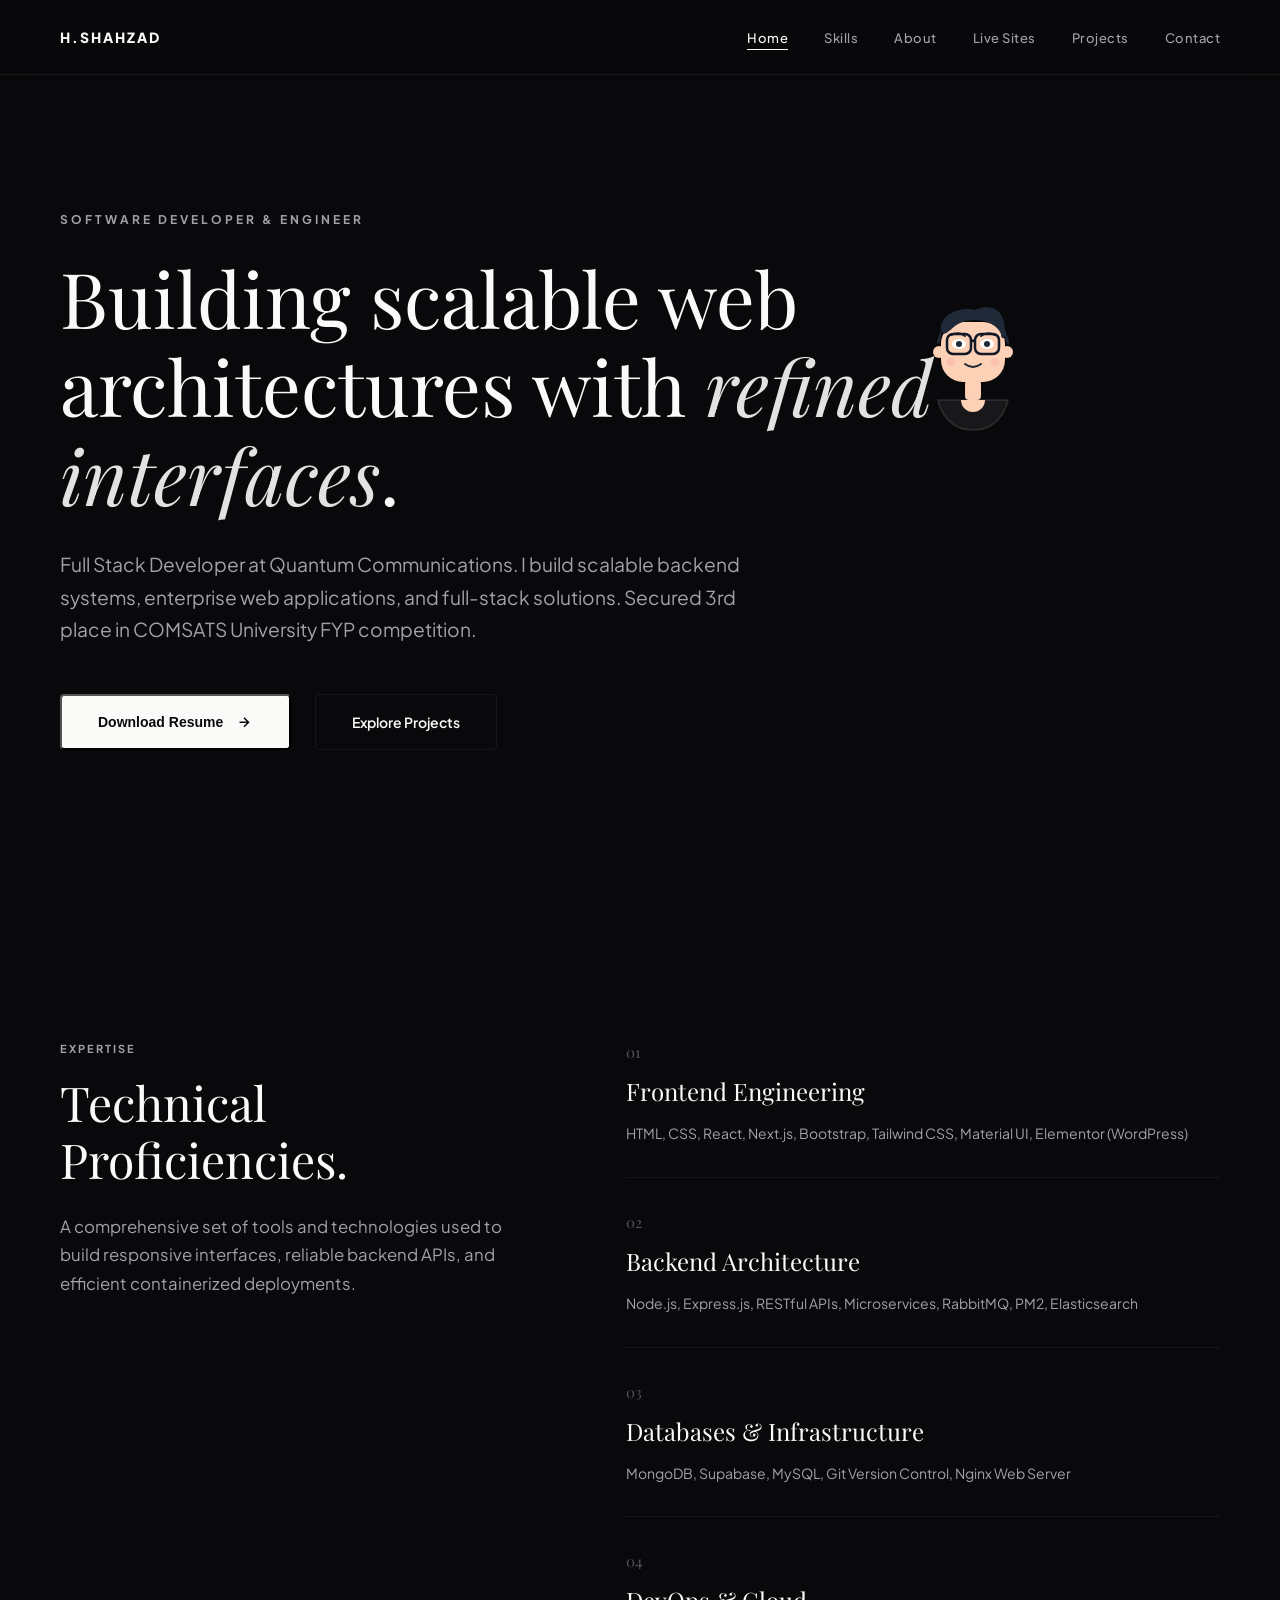
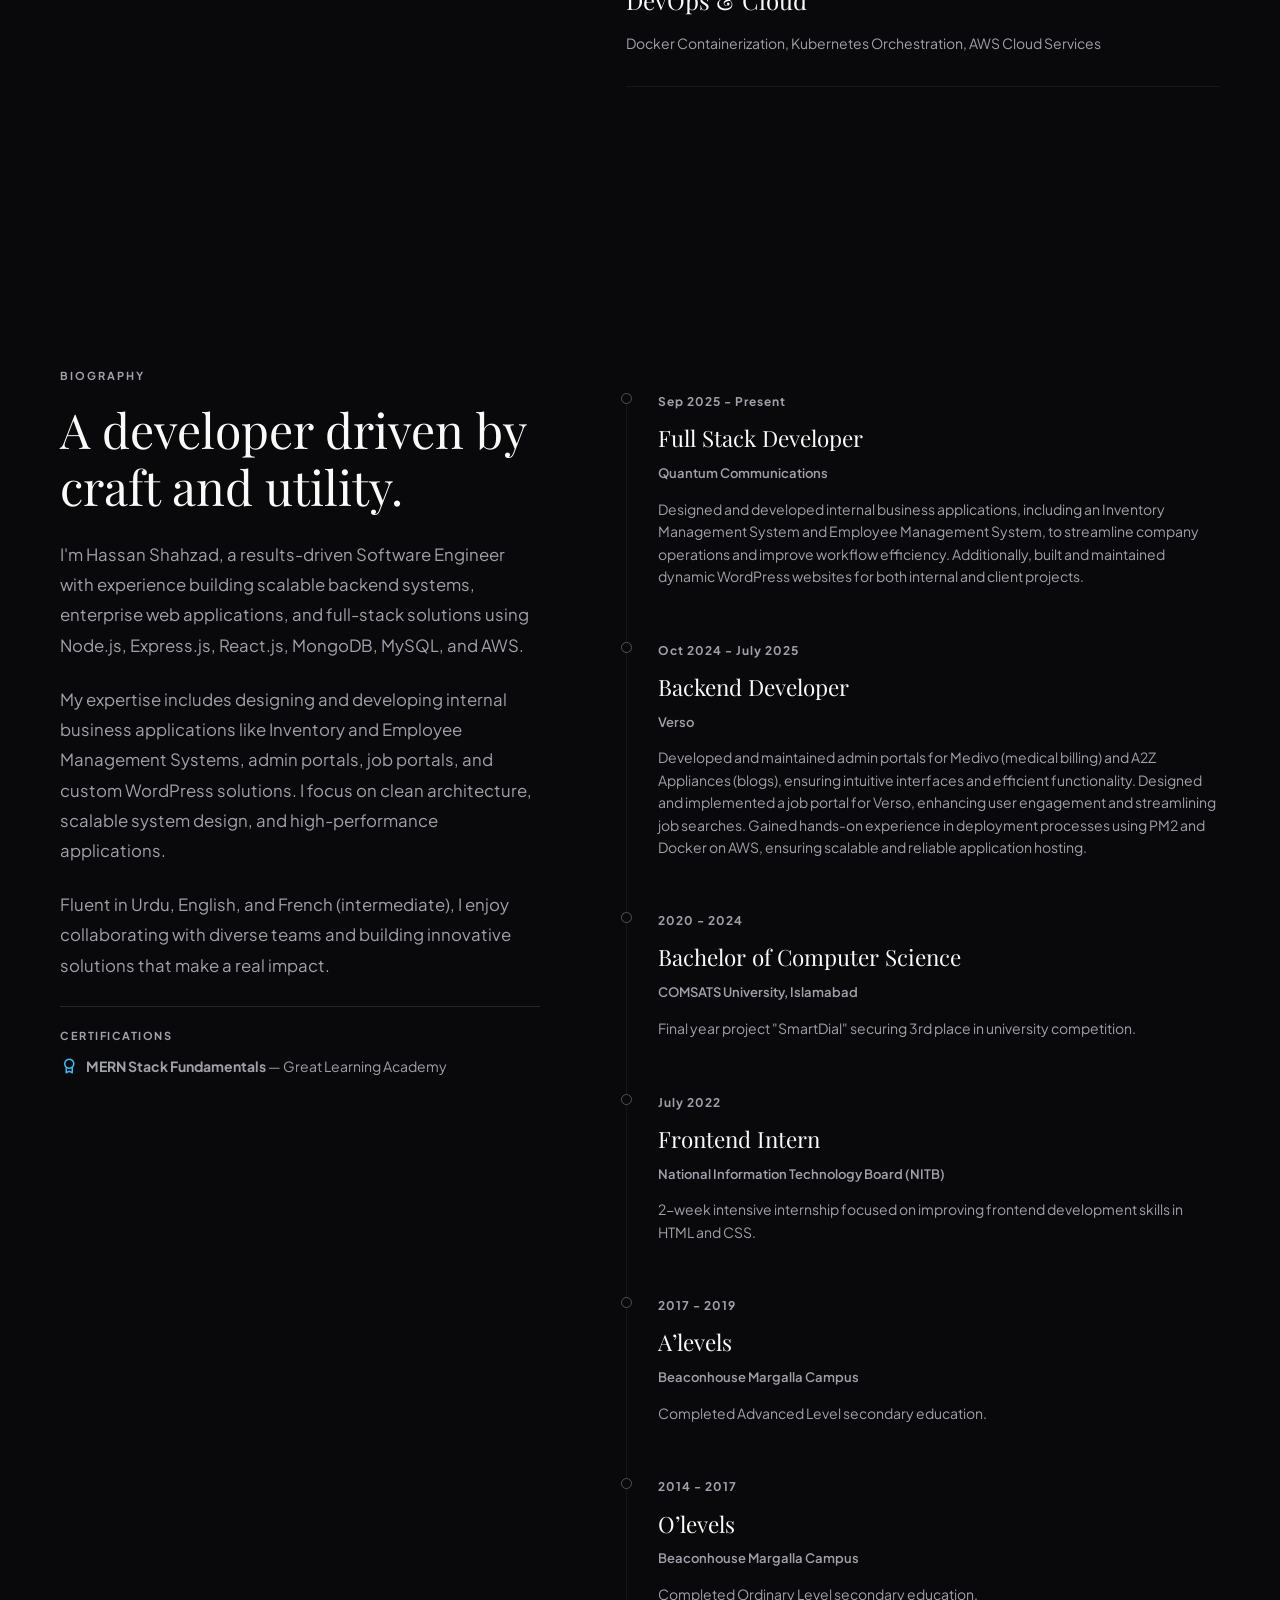
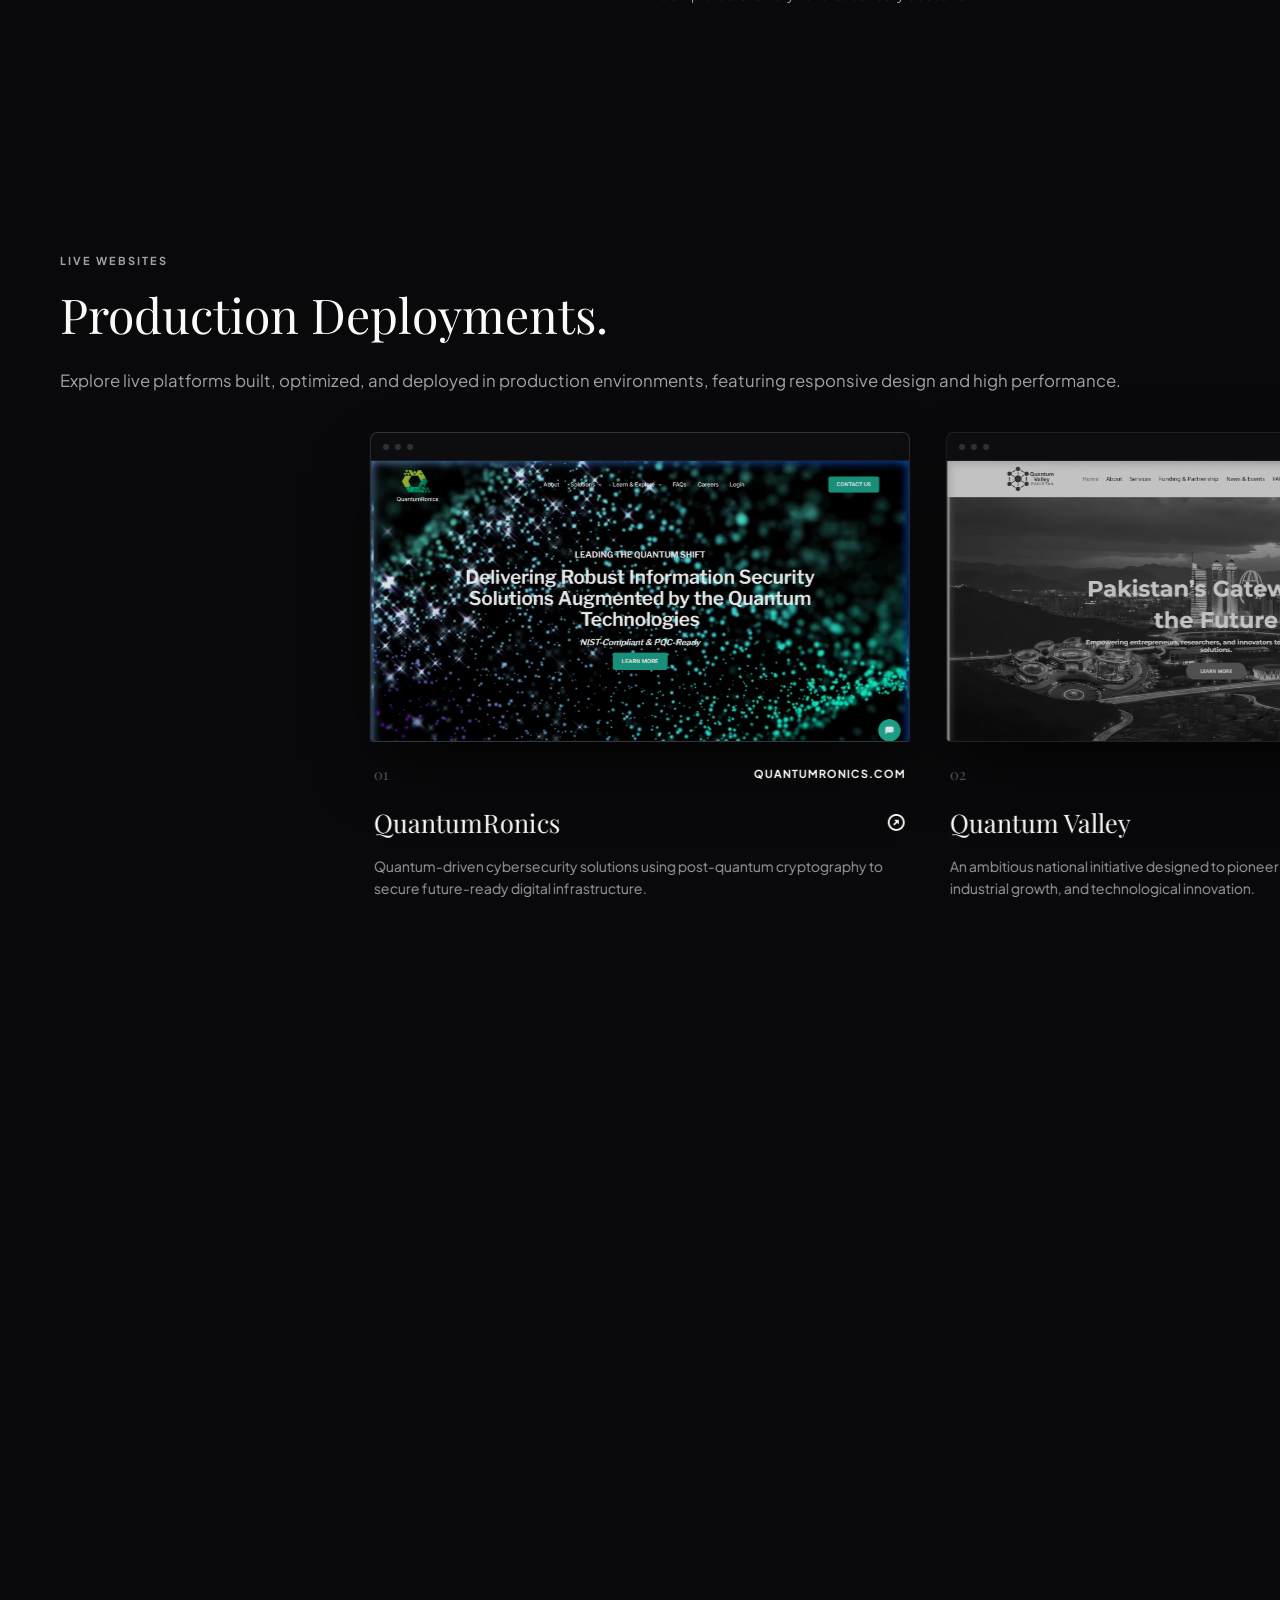
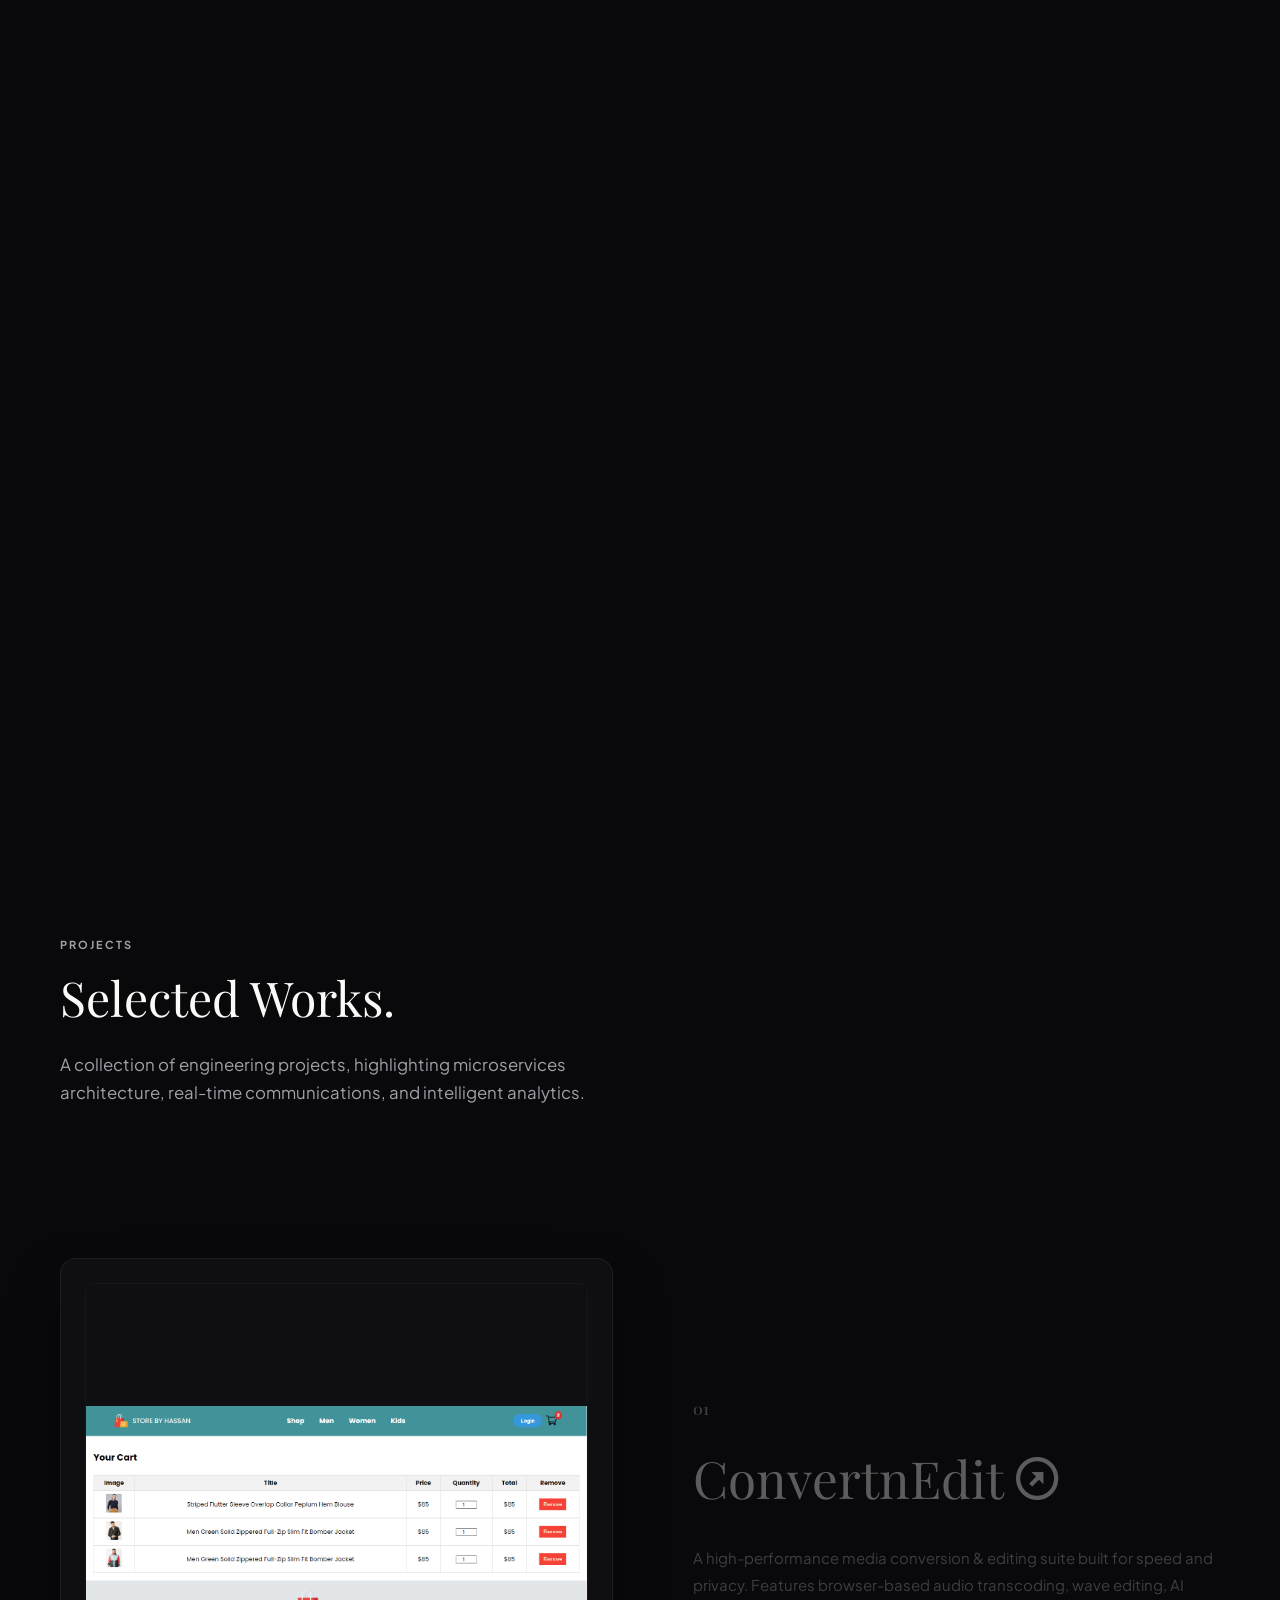
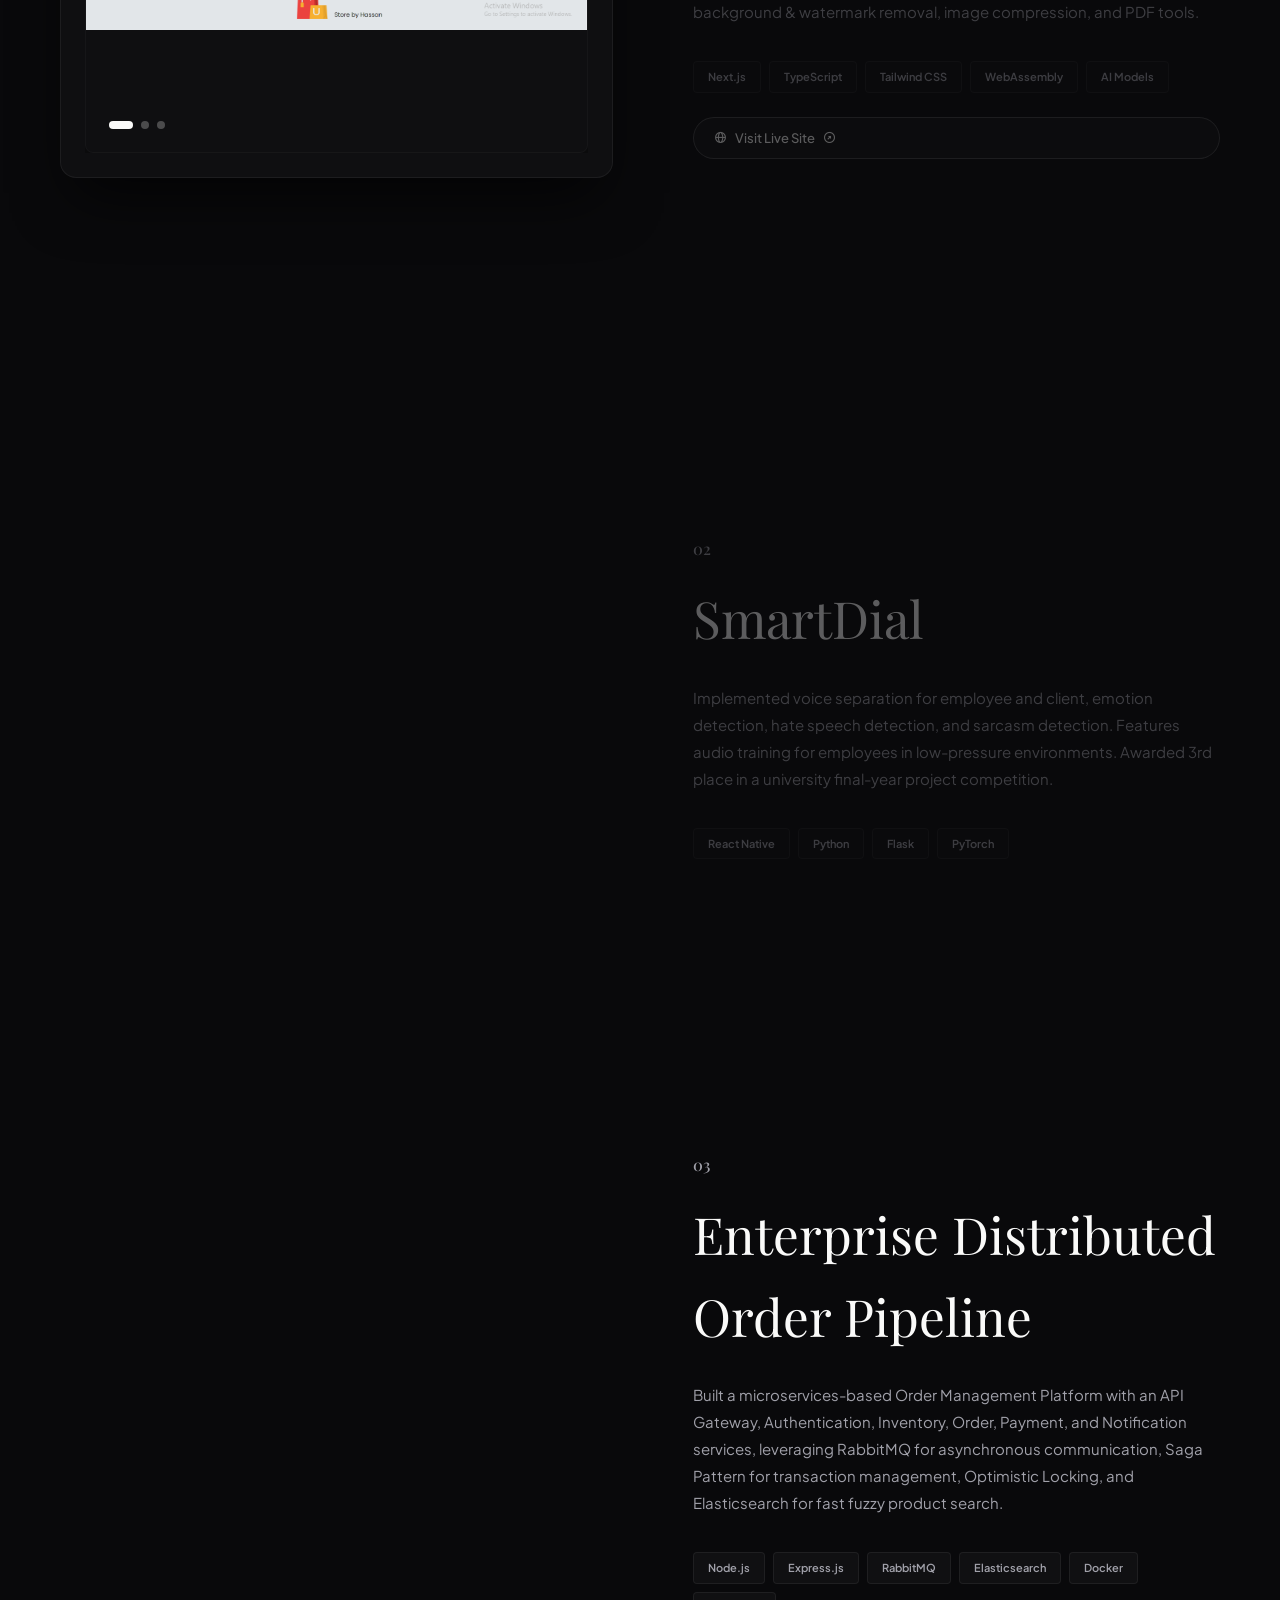
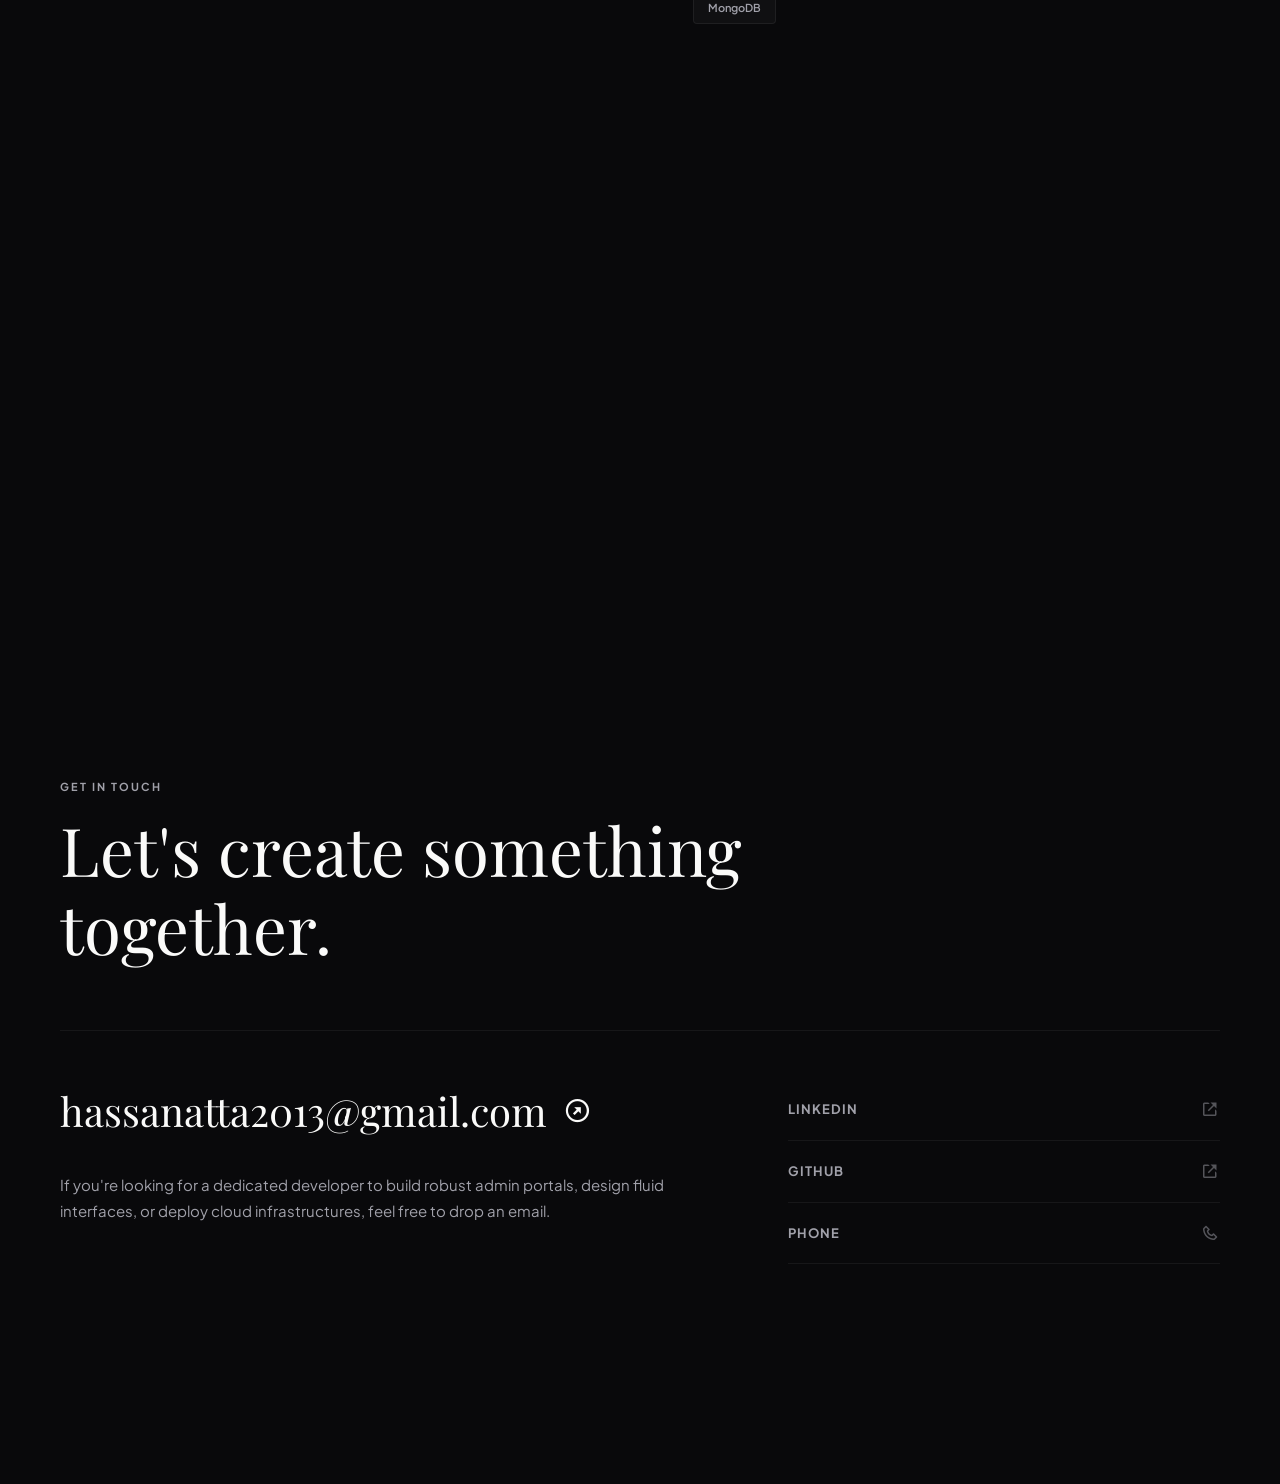
<file: index.html>
<!DOCTYPE html>
<html lang="en">

<head>
    <!-- Google tag (gtag.js) -->
    <script async src="https://www.googletagmanager.com/gtag/js?id=G-97SSTRDTBQ"></script>
    <script>
        window.dataLayer = window.dataLayer || [];
        function gtag() { dataLayer.push(arguments); }
        gtag('js', new Date());
        gtag('config', 'G-97SSTRDTBQ');
    </script>
    
    <meta charset="UTF-8">
    <meta name="viewport" content="width=device-width, initial-scale=1.0">
    <!-- Google Fonts: Playfair Display (Serif) & Plus Jakarta Sans (Sans-Serif) -->
    <link rel="preconnect" href="https://fonts.googleapis.com">
    <link rel="preconnect" href="https://fonts.gstatic.com" crossorigin>
    <link
        href="https://fonts.googleapis.com/css2?family=Playfair+Display:ital,wght@0,400;0,500;0,600;0,700;0,800;1,400&family=Plus+Jakarta+Sans:wght@300;400;500;600;700;800&display=swap"
        rel="stylesheet">
    <link href='https://unpkg.com/boxicons@2.1.4/css/boxicons.min.css' rel='stylesheet'>
    <link rel="stylesheet" href="style.css">
    <title>Hassan Shahzad | Software Developer</title>
</head>

<body>
    <!-- Loading Screen -->
    <div class="loading-screen" id="loadingScreen">
        <div class="loader-container">
            <div class="editorial-loader"></div>
            <div class="loader-text">HASSAN SHAHZAD</div>
        </div>
    </div>

    <!-- Top Minimalist Navbar -->
    <nav id="navbar">
        <div class="nav-container">
            <a href="#hero" class="logo">H.SHAHZAD</a>
            <button class="mobile-toggle" id="mobileToggle" aria-label="Toggle navigation menu" aria-expanded="false">
                <i class='bx bx-menu'></i>
            </button>
            <ul class="nav-links" id="navLinks">
                <li><a href="#hero" class="nav-link-item">Home</a></li>
                <li><a href="#skills" class="nav-link-item">Skills</a></li>
                <li><a href="#about" class="nav-link-item">About</a></li>
                <li><a href="#live-sites" class="nav-link-item">Live Sites</a></li>
                <li><a href="#projects" class="nav-link-item">Projects</a></li>
                <li><a href="#contact" class="nav-link-item">Contact</a></li>
            </ul>
        </div>
    </nav>
    <div class="nav-backdrop" id="navBackdrop"></div>

    <!-- Hero Section -->
    <section class="hero-section" id="hero">
        <div class="hero-content">
            <div class="hero-intro-text">SOFTWARE DEVELOPER & ENGINEER</div>
            <h1 class="hero-title">
                Building scalable web architectures with <span>refined interfaces</span>.
            </h1>
            <p class="hero-desc">
                Full Stack Developer at Quantum Communications. I build scalable backend systems, enterprise web
                applications, and full-stack solutions. Secured 3rd place in COMSATS University FYP competition.
            </p>
            <div class="cta-buttons">
                <button class="btn btn-primary" onclick="downloadCV()">Download Resume <i
                        class='bx bx-right-arrow-alt'></i></button>
                <a href="#projects" class="btn btn-secondary">Explore Projects</a>
            </div>
        </div>
    </section>

    <!-- Skills Section -->
    <section id="skills" class="skills-section">
        <div class="section-grid">
            <div class="section-info">
                <div class="label">EXPERTISE</div>
                <h2 class="section-title">Technical Proficiencies.</h2>
                <p class="section-desc">
                    A comprehensive set of tools and technologies used to build responsive interfaces, reliable backend
                    APIs, and efficient containerized deployments.
                </p>
            </div>
            <div class="skills-cards-list">
                <div class="skill-card-item">
                    <span class="skill-num">01</span>
                    <h3>Frontend Engineering</h3>
                    <p class="skill-summary">HTML, CSS, React, Next.js, Bootstrap, Tailwind CSS, Material UI, Elementor
                        (WordPress)</p>
                </div>
                <div class="skill-card-item">
                    <span class="skill-num">02</span>
                    <h3>Backend Architecture</h3>
                    <p class="skill-summary">Node.js, Express.js, RESTful APIs, Microservices, RabbitMQ, PM2,
                        Elasticsearch</p>
                </div>
                <div class="skill-card-item">
                    <span class="skill-num">03</span>
                    <h3>Databases & Infrastructure</h3>
                    <p class="skill-summary">MongoDB, Supabase, MySQL, Git Version Control, Nginx Web Server</p>
                </div>
                <div class="skill-card-item">
                    <span class="skill-num">04</span>
                    <h3>DevOps & Cloud</h3>
                    <p class="skill-summary">Docker Containerization, Kubernetes Orchestration, AWS Cloud Services</p>
                </div>
            </div>
        </div>
    </section>

    <!-- About Section -->
    <section id="about" class="about-section">
        <div class="about-grid">
            <div class="about-profile-info">
                <div class="label">BIOGRAPHY</div>
                <h2 class="section-title">A developer driven by craft and utility.</h2>
                <div class="bio-text">
                    <p>I'm Hassan Shahzad, a results-driven Software Engineer with experience building scalable backend
                        systems, enterprise web applications, and full-stack solutions using Node.js, Express.js,
                        React.js, MongoDB, MySQL, and AWS.</p>
                    <p>My expertise includes designing and developing internal business applications like Inventory and
                        Employee Management Systems, admin portals, job portals, and custom WordPress solutions. I focus
                        on clean architecture, scalable system design, and high-performance applications.</p>
                    <p>Fluent in Urdu, English, and French (intermediate), I enjoy collaborating with diverse teams and
                        building innovative solutions that make a real impact.</p>
                </div>
                <div class="bio-certifications"
                    style="margin-top: 25px; border-top: 1px solid #27272a; padding-top: 20px;">
                    <div class="label" style="font-size: 11px; letter-spacing: 1.5px; margin-bottom: 10px;">
                        CERTIFICATIONS</div>
                    <div style="font-size: 14px; color: #a1a1aa; display: flex; align-items: center; gap: 8px;">
                        <i class='bx bx-award' style='color: #38bdf8; font-size: 18px;'></i>
                        <span><strong>MERN Stack Fundamentals</strong> &mdash; Great Learning Academy</span>
                    </div>
                </div>
            </div>

            <div class="about-experience">
                <div class="timeline-container" id="timelineContainer">
                    <!-- Progress Line -->
                    <div class="timeline-line"></div>
                    <div class="timeline-progress" id="timelineProgress"></div>

                    <!-- Experience Card 1 -->
                    <div class="timeline-node">
                        <div class="timeline-marker"></div>
                        <div class="timeline-content">
                            <span class="timeline-date">Sep 2025 - Present</span>
                            <h3>Full Stack Developer</h3>
                            <span class="company">Quantum Communications</span>
                            <p>Designed and developed internal business applications, including an Inventory Management
                                System and Employee Management System, to streamline company operations and improve
                                workflow efficiency. Additionally, built and maintained dynamic WordPress websites for
                                both internal and client projects.</p>
                        </div>
                    </div>

                    <!-- Experience Card 2 -->
                    <div class="timeline-node">
                        <div class="timeline-marker"></div>
                        <div class="timeline-content">
                            <span class="timeline-date">Oct 2024 - July 2025</span>
                            <h3>Backend Developer</h3>
                            <span class="company">Verso</span>
                            <p>Developed and maintained admin portals for Medivo (medical billing) and A2Z Appliances
                                (blogs), ensuring intuitive interfaces and efficient functionality. Designed and
                                implemented a job portal for Verso, enhancing user engagement and streamlining job
                                searches. Gained hands-on experience in deployment processes using PM2 and Docker on
                                AWS, ensuring scalable and reliable application hosting.</p>
                        </div>
                    </div>

                    <!-- Experience Card 3 -->
                    <div class="timeline-node">
                        <div class="timeline-marker"></div>
                        <div class="timeline-content">
                            <span class="timeline-date">2020 - 2024</span>
                            <h3>Bachelor of Computer Science</h3>
                            <span class="company">COMSATS University, Islamabad</span>
                            <p>Final year project "SmartDial" securing 3rd place in university competition.</p>
                        </div>
                    </div>

                    <!-- Experience Card 4 -->
                    <div class="timeline-node">
                        <div class="timeline-marker"></div>
                        <div class="timeline-content">
                            <span class="timeline-date">July 2022</span>
                            <h3>Frontend Intern</h3>
                            <span class="company">National Information Technology Board (NITB)</span>
                            <p>2-week intensive internship focused on improving frontend development skills in HTML and
                                CSS.</p>
                        </div>
                    </div>

                    <!-- Experience Card 5 -->
                    <div class="timeline-node">
                        <div class="timeline-marker"></div>
                        <div class="timeline-content">
                            <span class="timeline-date">2017 - 2019</span>
                            <h3>A’levels</h3>
                            <span class="company">Beaconhouse Margalla Campus</span>
                            <p>Completed Advanced Level secondary education.</p>
                        </div>
                    </div>

                    <!-- Experience Card 6 -->
                    <div class="timeline-node">
                        <div class="timeline-marker"></div>
                        <div class="timeline-content">
                            <span class="timeline-date">2014 - 2017</span>
                            <h3>O’levels</h3>
                            <span class="company">Beaconhouse Margalla Campus</span>
                            <p>Completed Ordinary Level secondary education.</p>
                        </div>
                    </div>
                </div>
            </div>
        </div>
    </section>

    <!-- Live Websites Section -->
    <section id="live-sites" class="live-sites-section">
        <div class="live-sites-sticky-wrapper">
            <div class="live-sites-header">
                <div class="label">LIVE WEBSITES</div>
                <h2 class="section-title">Production Deployments.</h2>
                <p class="section-desc">
                    Explore live platforms built, optimized, and deployed in production environments, featuring
                    responsive design and high performance.
                </p>
            </div>

            <div class="live-sites-slider-container">
                <!-- Site 1 -->
                <a href="https://quantumronics.com/" class="live-site-card" target="_blank">
                    <div class="browser-mockup">
                        <div class="browser-header">
                            <span class="dot"></span>
                            <span class="dot"></span>
                            <span class="dot"></span>
                        </div>
                        <img src="assets/quantumronics.png" alt="QuantumRonics Preview">
                    </div>
                    <div class="live-card-info">
                        <div class="card-num-line">
                            <span class="card-num">01</span>
                            <span class="live-site-link">quantumronics.com</span>
                        </div>
                        <h3>QuantumRonics <i class='bx bx-right-top-arrow-circle'></i></h3>
                        <p>Quantum-driven cybersecurity solutions using post-quantum cryptography to secure future-ready
                            digital infrastructure.</p>
                    </div>
                </a>

                <!-- Site 2 -->
                <a href="https://quantumvalley.com.pk/" class="live-site-card" target="_blank">
                    <div class="browser-mockup">
                        <div class="browser-header">
                            <span class="dot"></span>
                            <span class="dot"></span>
                            <span class="dot"></span>
                        </div>
                        <img src="assets/quantumvalley.png" alt="Quantum Valley Preview">
                    </div>
                    <div class="live-card-info">
                        <div class="card-num-line">
                            <span class="card-num">02</span>
                            <span class="live-site-link">quantumvalley.com.pk</span>
                        </div>
                        <h3>Quantum Valley <i class='bx bx-right-top-arrow-circle'></i></h3>
                        <p>An ambitious national initiative designed to pioneer advanced scientific research, industrial
                            growth, and technological innovation.</p>
                    </div>
                </a>

                <!-- Site 3 -->
                <a href="https://msshahbaz.com.pk/" class="live-site-card" target="_blank">
                    <div class="browser-mockup">
                        <div class="browser-header">
                            <span class="dot"></span>
                            <span class="dot"></span>
                            <span class="dot"></span>
                        </div>
                        <img src="assets/msshahbaz.png" alt="M.S. Shahbaz Enterprises Preview">
                    </div>
                    <div class="live-card-info">
                        <div class="card-num-line">
                            <span class="card-num">03</span>
                            <span class="live-site-link">msshahbaz.com.pk</span>
                        </div>
                        <h3>M.S. Shahbaz Enterprises <i class='bx bx-right-top-arrow-circle'></i></h3>
                        <p>A modern trading and supply solutions portal, custom-designed to optimize inventory display
                            and coordinate client inquiries.</p>
                    </div>
                </a>

                <!-- Site 4 -->
                <a href="https://freemencorporation.com.pk/" class="live-site-card" target="_blank">
                    <div class="browser-mockup">
                        <div class="browser-header">
                            <span class="dot"></span>
                            <span class="dot"></span>
                            <span class="dot"></span>
                        </div>
                        <img src="assets/freemencorporation.png" alt="Freemen Corporation Preview">
                    </div>
                    <div class="live-card-info">
                        <div class="card-num-line">
                            <span class="card-num">04</span>
                            <span class="live-site-link">freemencorporation.com.pk</span>
                        </div>
                        <h3>Freemen Corporation <i class='bx bx-right-top-arrow-circle'></i></h3>
                        <p>A professional consultancy service based in Islamabad specializing in stock trading guidance,
                            shares acquisition, and corporate business consultancy.</p>
                    </div>
                </a>

                <!-- Site 5 -->
                <a href="https://sapphirelands.com.pk/" class="live-site-card" target="_blank">
                    <div class="browser-mockup">
                        <div class="browser-header">
                            <span class="dot"></span>
                            <span class="dot"></span>
                            <span class="dot"></span>
                        </div>
                        <img src="assets/sapphirelands.png" alt="Sapphire Lands Preview">
                    </div>
                    <div class="live-card-info">
                        <div class="card-num-line">
                            <span class="card-num">05</span>
                            <span class="live-site-link">sapphirelands.com.pk</span>
                        </div>
                        <h3>Sapphire Lands <i class='bx bx-right-top-arrow-circle'></i></h3>
                        <p>A premier real estate and property consultancy firm based in Islamabad, providing transparent
                            property sales, purchase, and project marketing services.</p>
                    </div>
                </a>

                <!-- Site 6 -->
                <a href="https://bluefissiontech.com.pk/" class="live-site-card" target="_blank">
                    <div class="browser-mockup">
                        <div class="browser-header">
                            <span class="dot"></span>
                            <span class="dot"></span>
                            <span class="dot"></span>
                        </div>
                        <img src="assets/bluefissiontech.png" alt="Blue Fission Technologies Preview">
                    </div>
                    <div class="live-card-info">
                        <div class="card-num-line">
                            <span class="card-num">06</span>
                            <span class="live-site-link">bluefissiontech.com.pk</span>
                        </div>
                        <h3>Blue Fission Technologies <i class='bx bx-right-top-arrow-circle'></i></h3>
                        <p>A trading and procurement company offering supply chain solutions, general goods trading,
                            import/export facilitation, and sourcing services.</p>
                    </div>
                </a>
            </div>
        </div>
    </section>

    <!-- Projects Section (Split Scroll Layout) -->
    <section id="projects" class="projects-section">
        <div class="projects-header" style="margin-bottom: 80px;">
            <div class="label">PROJECTS</div>
            <h2 class="section-title projects-title">Selected Works.</h2>
            <p class="section-desc projects-desc" style="max-width: 600px;">
                A collection of engineering projects, highlighting microservices architecture, real-time communications, and intelligent analytics.
            </p>
        </div>
        <div class="projects-split-container">
            <!-- Left Side: Sticky Images -->
            <div class="projects-image-sticky-side">
                <div class="image-container-wrapper">
                    <!-- Image 1: ConvertnEdit -->
                    <div class="project-image-view active" data-project-image="0">
                        <a href="https://convertnedit.com/" target="_blank" class="image-frame-link">
                            <div class="image-frame">
                                <img src="assets/convertnedit.png" alt="ConvertnEdit" class="slideshow"
                                    data-images='["assets/convertnedit.png"]'>
                                <div class="slideshow-indicator">
                                    <span class="indicator-dot active"></span>
                                </div>
                            </div>
                        </a>
                    </div>
                    <!-- Image 2: SmartDial -->
                    <div class="project-image-view" data-project-image="1">
                        <div class="image-frame">
                            <img src="assets/s3.PNG" alt="SmartDial" class="slideshow"
                                data-images='["assets/s3.PNG","assets/s4.PNG","assets/sc-2.PNG"]'>
                            <div class="slideshow-indicator">
                                <span class="indicator-dot active"></span>
                                <span class="indicator-dot"></span>
                                <span class="indicator-dot"></span>
                            </div>
                        </div>
                    </div>
                    <!-- Image (Commented Out)
                    <div class="project-image-view" data-project-image="chat-app">
                        <div class="image-frame">
                            <img src="assets/s5.PNG" alt="Chat App" class="slideshow"
                                data-images='["assets/s5.PNG","assets/s5.PNG","assets/s5.PNG"]'>
                            <div class="slideshow-indicator">
                                <span class="indicator-dot active"></span>
                            </div>
                        </div>
                    </div>
                    -->
                    <!-- Image 3: Enterprise Distributed Order Pipeline -->
                    <div class="project-image-view" data-project-image="2">
                        <div class="image-frame">
                            <img src="assets/s6.PNG" alt="Enterprise Distributed Order Pipeline" class="slideshow"
                                data-images='["assets/s6.PNG","assets/s7.PNG","assets/s8.PNG"]'>
                            <div class="slideshow-indicator">
                                <span class="indicator-dot active"></span>
                                <span class="indicator-dot"></span>
                                <span class="indicator-dot"></span>
                            </div>
                        </div>
                    </div>
                    <!-- Image (Commented Out)
                    <div class="project-image-view" data-project-image="inventory-sys">
                        <div class="image-frame">
                            <img src="assets/n1.png" alt="Inventory & Employee Management Systems" class="slideshow"
                                data-images='["assets/n1.png","assets/n2.png","assets/n3.png"]'>
                            <div class="slideshow-indicator">
                                <span class="indicator-dot active"></span>
                                <span class="indicator-dot"></span>
                                <span class="indicator-dot"></span>
                            </div>
                        </div>
                    </div>
                    -->
                </div>
            </div>

            <!-- Right Side: Scrollable Details -->
            <div class="projects-text-scroll-side">
                <!-- Project 1: ConvertnEdit -->
                <div class="project-text-block active" data-project-index="0">
                    <span class="project-num-label">01</span>
                    <h3><a href="https://convertnedit.com/" target="_blank" class="project-title-link">ConvertnEdit <i class='bx bx-right-top-arrow-circle'></i></a></h3>

                    <!-- Mobile Image Frame (Visible only on mobile viewports) -->
                    <div class="mobile-project-image">
                        <a href="https://convertnedit.com/" target="_blank">
                            <img src="assets/convertnedit.png" alt="ConvertnEdit">
                        </a>
                    </div>

                    <p class="project-desc-text">A high-performance media conversion & editing suite built for speed and privacy. Features browser-based audio transcoding, wave editing, AI background & watermark removal, image compression, and PDF tools.</p>
                    <div class="project-tech-tags">
                        <span class="tech-tag">Next.js</span>
                        <span class="tech-tag">TypeScript</span>
                        <span class="tech-tag">Tailwind CSS</span>
                        <span class="tech-tag">WebAssembly</span>
                        <span class="tech-tag">AI Models</span>
                    </div>
                    <a href="https://convertnedit.com/" target="_blank" class="project-live-btn"><i class='bx bx-globe'></i> Visit Live Site <i class='bx bx-right-top-arrow-circle'></i></a>
                </div>

                <!-- Project 2: SmartDial -->
                <div class="project-text-block" data-project-index="1">
                    <span class="project-num-label">02</span>
                    <h3>SmartDial</h3>

                    <!-- Mobile Image Frame -->
                    <div class="mobile-project-image">
                        <img src="assets/s3.PNG" alt="SmartDial">
                    </div>

                    <p class="project-desc-text">Implemented voice separation for employee and client, emotion
                        detection, hate speech detection, and sarcasm detection. Features audio training for employees
                        in low-pressure environments. Awarded 3rd place in a university final-year project competition.
                    </p>
                    <div class="project-tech-tags">
                        <span class="tech-tag">React Native</span>
                        <span class="tech-tag">Python</span>
                        <span class="tech-tag">Flask</span>
                        <span class="tech-tag">PyTorch</span>
                    </div>
                </div>

                <!-- Project (Commented Out)
                <div class="project-text-block" data-project-index="chat-app">
                    <span class="project-num-label">02</span>
                    <h3>Real-time Chat App</h3>

                    <div class="mobile-project-image">
                        <img src="assets/s5.PNG" alt="Chat App">
                    </div>

                    <p class="project-desc-text">Developed a real-time chatting application using Socket.io. Features
                        include sending PDF files, Word documents, images, videos, and video calling using WebRTC.</p>
                    <div class="project-tech-tags">
                        <span class="tech-tag">React.js</span>
                        <span class="tech-tag">Node.js</span>
                        <span class="tech-tag">Socket.io</span>
                        <span class="tech-tag">WebRTC</span>
                        <span class="tech-tag">MongoDB</span>
                    </div>
                </div>
                -->

                <!-- Project 3: Enterprise Distributed Order Pipeline -->
                <div class="project-text-block" data-project-index="2">
                    <span class="project-num-label">03</span>
                    <h3>Enterprise Distributed Order Pipeline</h3>

                    <!-- Mobile Image Frame -->
                    <div class="mobile-project-image">
                        <img src="assets/s6.PNG" alt="Enterprise Distributed Order Pipeline">
                    </div>

                    <p class="project-desc-text">Built a microservices-based Order Management Platform with an API
                        Gateway, Authentication, Inventory, Order, Payment, and Notification services, leveraging
                        RabbitMQ for asynchronous communication, Saga Pattern for transaction management, Optimistic
                        Locking, and Elasticsearch for fast fuzzy product search.</p>
                    <div class="project-tech-tags">
                        <span class="tech-tag">Node.js</span>
                        <span class="tech-tag">Express.js</span>
                        <span class="tech-tag">RabbitMQ</span>
                        <span class="tech-tag">Elasticsearch</span>
                        <span class="tech-tag">Docker</span>
                        <span class="tech-tag">MongoDB</span>
                    </div>
                </div>

                <!-- Project (Commented Out)
                <div class="project-text-block" data-project-index="inventory-sys">
                    <span class="project-num-label">04</span>
                    <h3>Inventory & Employee Management Systems</h3>

                    <div class="mobile-project-image">
                        <img src="assets/n1.png" alt="Inventory & Employee Management Systems">
                    </div>

                    <p class="project-desc-text">Designed and developed internal business applications to streamline
                        operations, optimize workflow efficiency, and manage company resources. Integrated secure
                        role-based access control and analytics dashboards.</p>
                    <div class="project-tech-tags">
                        <span class="tech-tag">React.js</span>
                        <span class="tech-tag">Node.js</span>
                        <span class="tech-tag">MongoDB</span>
                        <span class="tech-tag">Express.js</span>
                        <span class="tech-tag">Tailwind CSS</span>
                    </div>
                </div>
                -->
            </div>
        </div>
    </section>



    <!-- Contact Section -->
    <section id="contact" class="contact-section">
        <div class="contact-container">
            <div class="label">GET IN TOUCH</div>
            <h2 class="contact-headline">Let's create something together.</h2>

            <div class="contact-grid">
                <div class="contact-main">
                    <a href="mailto:hassanatta2013@gmail.com" class="big-email">hassanatta2013@gmail.com <i
                            class='bx bx-right-top-arrow-circle'></i></a>
                    <p class="contact-intro-text">
                        If you're looking for a dedicated developer to build robust admin portals, design fluid
                        interfaces, or deploy cloud infrastructures, feel free to drop an email.
                    </p>
                </div>

                <div class="contact-side">
                    <div class="social-links-list">
                        <a href="https://www.linkedin.com/in/hassan-shahzad-0bb0472b7/" class="social-item"
                            target="_blank">
                            <span>LINKEDIN</span>
                            <i class='bx bx-link-external'></i>
                        </a>
                        <a href="https://github.com/hassan1222" class="social-item" target="_blank">
                            <span>GITHUB</span>
                            <i class='bx bx-link-external'></i>
                        </a>
                        <a href="tel:+923325528770" class="social-item">
                            <span>PHONE</span>
                            <i class='bx bx-phone'></i>
                        </a>
                    </div>
                </div>
            </div>
        </div>
    </section>

    <!-- Interactive Floating Character Person -->
    <div class="fixed-character-container" id="characterContainer">
        <div class="character-float">
            <svg class="avatar-svg" id="character-avatar" width="120" height="140" viewBox="0 0 120 140">
                <!-- Neck -->
                <rect class="avatar-neck" x="52" y="90" width="16" height="20" rx="4" fill="#fdd1b6"
                    stroke="rgba(0,0,0,0.05)" stroke-width="1" />

                <!-- Body (Torso wearing dark t-shirt) -->
                <path class="avatar-body" d="M25 110 C 25 110, 30 140, 60 140 C 90 140, 95 110, 95 110 Z" fill="#18181b"
                    stroke="rgba(255,255,255,0.12)" stroke-width="1.5" />
                <path d="M48 110 A 12 12 0 0 0 72 110 Z" fill="#fdd1b6" /> <!-- neck collar cut -->

                <!-- Head Group (moves/tilts with cursor) -->
                <g class="avatar-head" style="transition: transform 0.1s ease-out; transform-origin: 60px 70px;">
                    <!-- Ears -->
                    <circle cx="26" cy="62" r="6" fill="#fdd1b6" />
                    <circle cx="94" cy="62" r="6" fill="#fdd1b6" />

                    <!-- Face Shape -->
                    <rect x="28" y="32" width="64" height="60" rx="22" fill="#fdd1b6" />

                    <!-- Cheeks (subtle blush for a friendly professional look) -->
                    <circle cx="38" cy="72" r="4" fill="#fca5a5" opacity="0.4" />
                    <circle cx="82" cy="72" r="4" fill="#fca5a5" opacity="0.4" />

                    <!-- Eyebrows -->
                    <path d="M38 45 Q 46 41 52 46" fill="none" stroke="#1f2937" stroke-width="2"
                        stroke-linecap="round" />
                    <path d="M68 46 Q 74 41 82 45" fill="none" stroke="#1f2937" stroke-width="2"
                        stroke-linecap="round" />

                    <!-- Eye Whites -->
                    <ellipse cx="46" cy="54" rx="7" ry="5" fill="#ffffff" />
                    <ellipse cx="74" cy="54" rx="7" ry="5" fill="#ffffff" />

                    <!-- Eye Pupils (JS moves these relative to cursor) -->
                    <circle class="eye-pupil" cx="46" cy="54" r="3" fill="#1f2937"
                        style="transition: transform 0.1s ease-out;" />
                    <circle class="eye-pupil" cx="74" cy="54" r="3" fill="#1f2937"
                        style="transition: transform 0.1s ease-out;" />

                    <!-- Glasses (Rimmed frames) -->
                    <rect x="34" y="44" width="24" height="20" rx="6" fill="none" stroke="#111827" stroke-width="2.5" />
                    <rect x="62" y="44" width="24" height="20" rx="6" fill="none" stroke="#111827" stroke-width="2.5" />
                    <path d="M58 52 C 59 50, 61 50, 62 52" fill="none" stroke="#111827" stroke-width="2.5" />

                    <!-- Smile -->
                    <path d="M52 74 Q 60 80 68 74" fill="none" stroke="#1f2937" stroke-width="2"
                        stroke-linecap="round" />

                    <!-- Side Hair Pieces -->
                    <path d="M28 40 C 28 40, 24 48, 24 54 C 28 54, 28 46, 28 40 Z" fill="#1f2937" />
                    <path d="M92 40 C 92 40, 96 48, 96 54 C 92 54, 92 46, 92 40 Z" fill="#1f2937" />

                    <!-- Top Hairstyle -->
                    <path
                        d="M28 40 C 26 24, 48 16, 62 20 C 78 12, 92 20, 92 40 C 94 48, 88 52, 88 44 C 82 28, 54 26, 42 36 C 36 41, 30 48, 28 40 Z"
                        fill="#1f2937" />
                </g>
            </svg>
        </div>
    </div>

    <!-- Lenis Smooth Scroll Script -->
    <script src="lenis.min.js"></script>

    <!-- App Script -->
    <script src="script.js"></script>
</body>

</html>
</file>
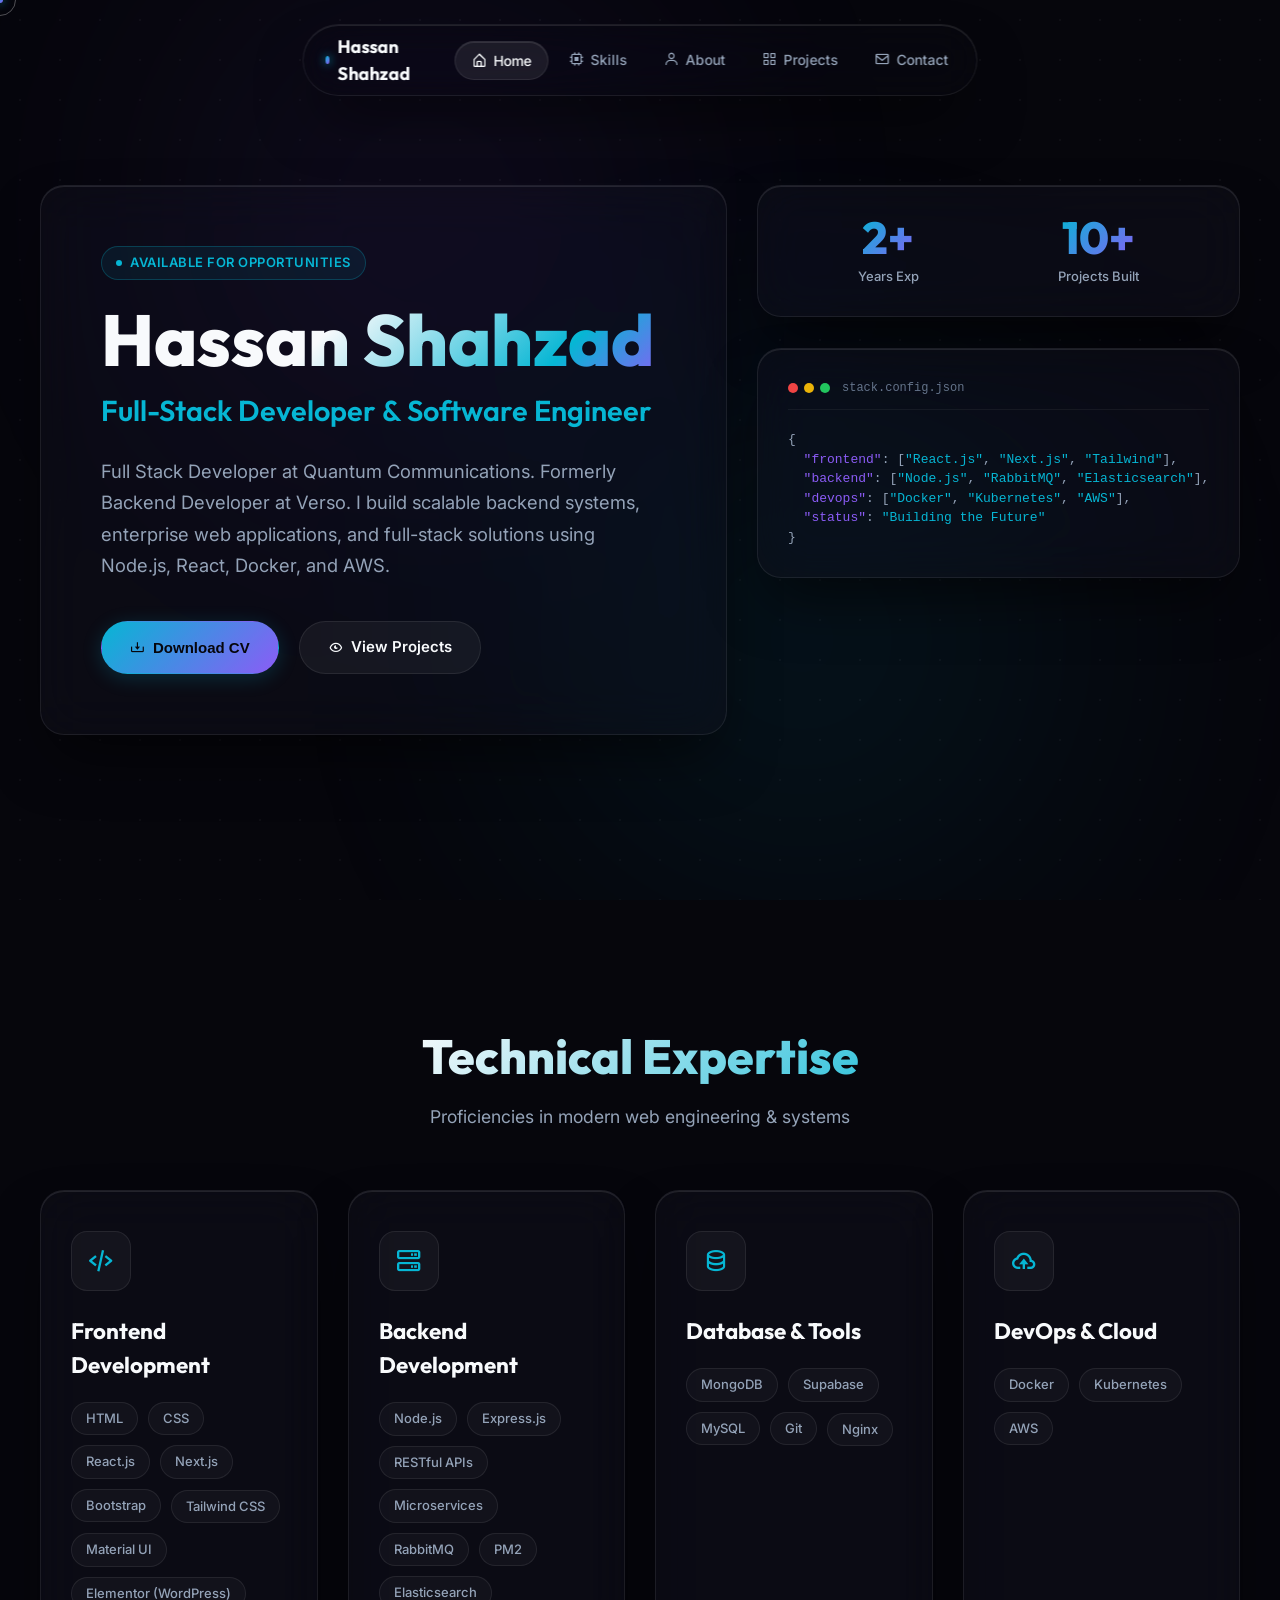
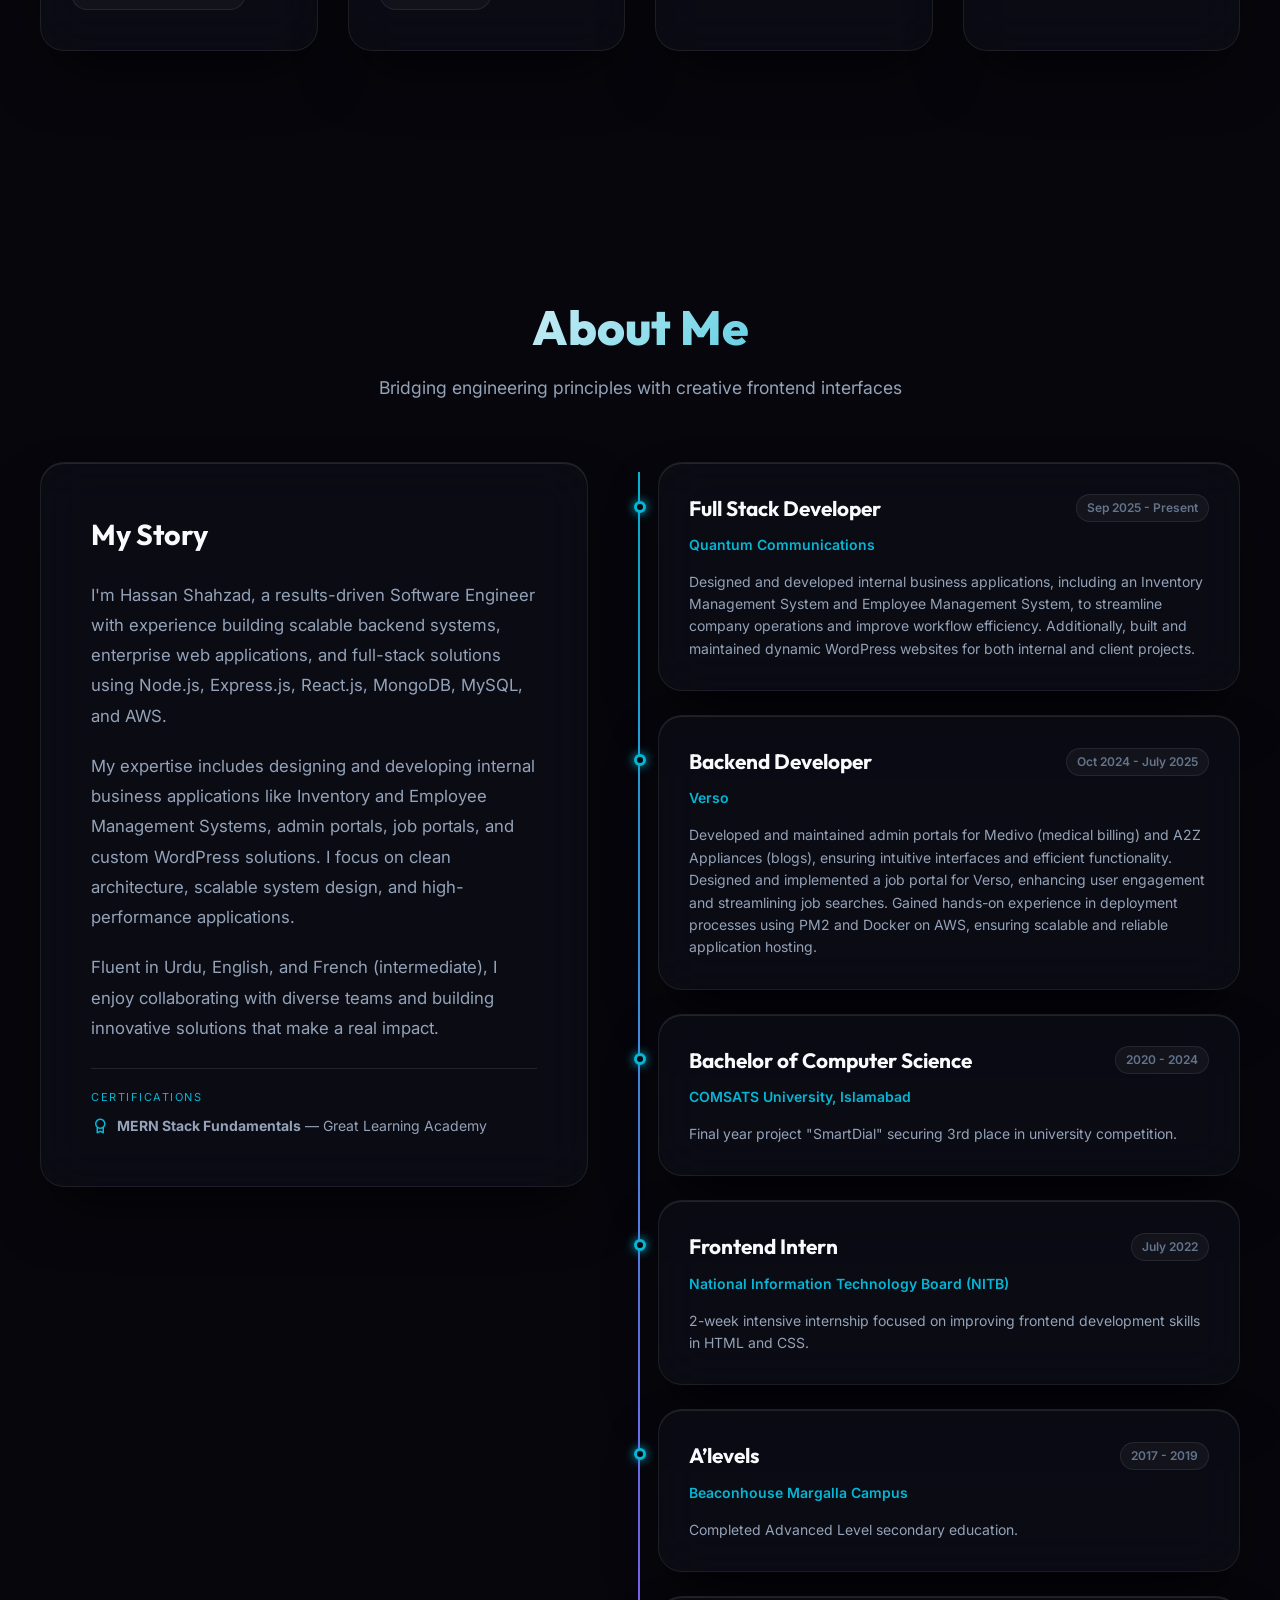
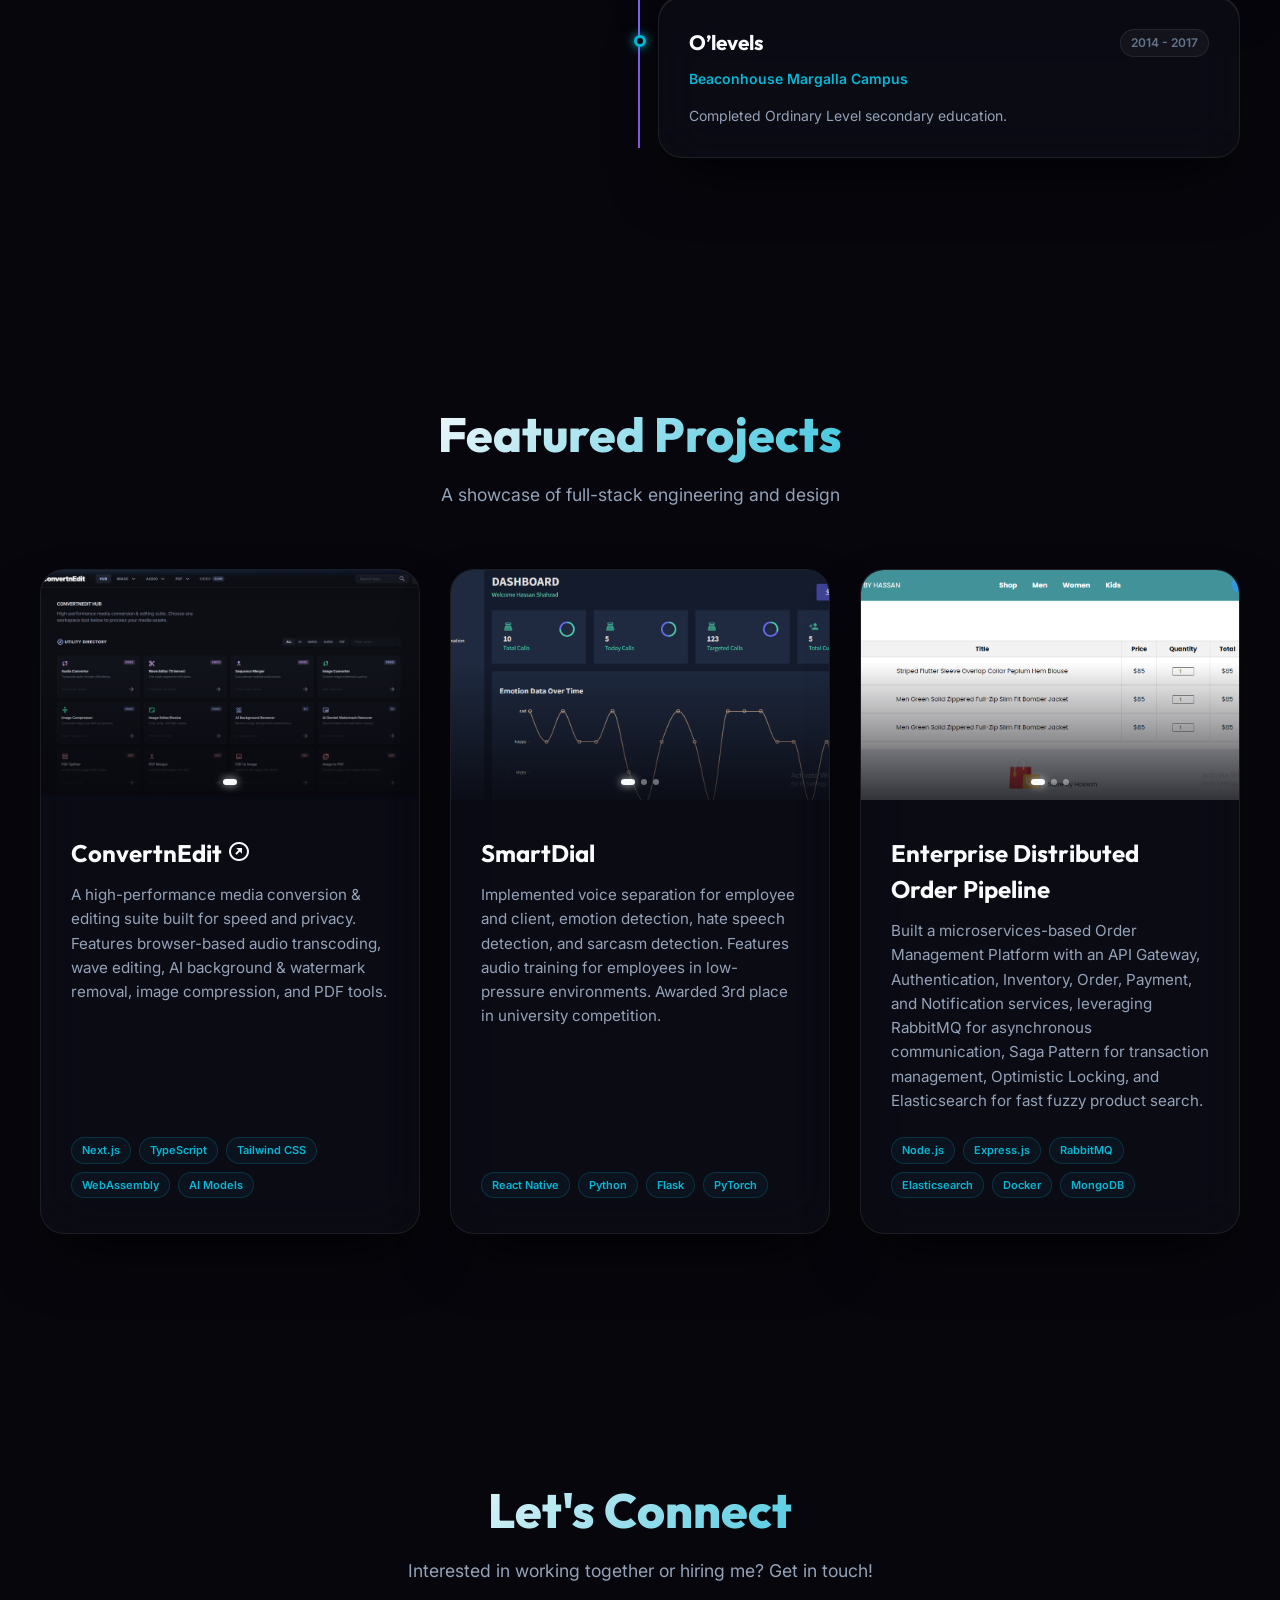
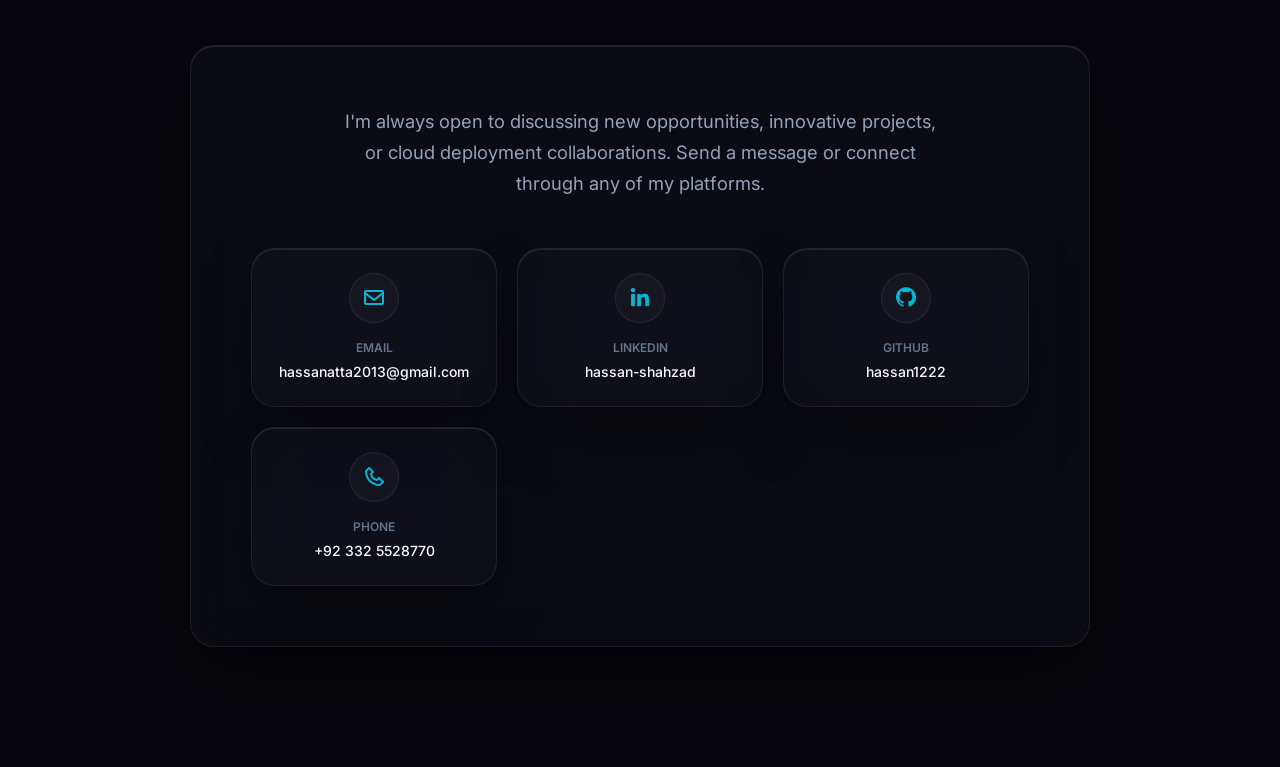
<file: index-spatial.html>
<!DOCTYPE html>
<html lang="en">

<head>
    <!-- Google tag (gtag.js) -->
    <script async src="https://www.googletagmanager.com/gtag/js?id=G-97SSTRDTBQ"></script>
    <script>
        window.dataLayer = window.dataLayer || [];
        function gtag(){dataLayer.push(arguments);}
        gtag('js', new Date());
        gtag('config', 'G-97SSTRDTBQ');
    </script>
    
    <meta charset="UTF-8">
    <meta name="viewport" content="width=device-width, initial-scale=1.0">
    <!-- Google Fonts: Outfit and Inter -->
    <link rel="preconnect" href="https://fonts.googleapis.com">
    <link rel="preconnect" href="https://fonts.gstatic.com" crossorigin>
    <link href="https://fonts.googleapis.com/css2?family=Inter:wght@300;400;500;600;700&family=Outfit:wght@300;400;500;600;700;800&display=swap" rel="stylesheet">
    <link href='https://unpkg.com/boxicons@2.1.4/css/boxicons.min.css' rel='stylesheet'>
    <link rel="stylesheet" href="style-spatial.css">
    <title>Hassan Shahzad | Full-Stack Developer</title>
</head>

<body>
    <!-- Spatial Gaze Cursor -->
    <div class="spatial-cursor" id="spatialCursor">
        <div class="cursor-dot"></div>
        <div class="cursor-ring"></div>
    </div>

    <!-- Loading Screen -->
    <div class="loading-screen" id="loadingScreen">
        <div class="loader-container">
            <div class="spatial-loader"></div>
            <div class="loader-text">Loading Workspace...</div>
        </div>
    </div>
    
    <!-- Scroll Progress Indicator -->
    <div class="scroll-indicator" id="scrollIndicator"></div>
    
    <!-- Background Elements -->
    <div class="glow-container">
        <div class="glow-orb glow-orb-1"></div>
        <div class="glow-orb glow-orb-2"></div>
        <div class="glow-orb glow-orb-3"></div>
    </div>
    <div class="spatial-grid"></div>
    
    <!-- Floating Navigation Pill -->
    <nav id="navbar">
        <div class="nav-container">
            <div class="logo">
                <span class="logo-dot"></span>Hassan Shahzad
            </div>
            <ul class="nav-links">
                <li><a href="#hero" class="nav-link-item"><i class='bx bx-home-alt'></i><span>Home</span></a></li>
                <li><a href="#skills" class="nav-link-item"><i class='bx bx-chip'></i><span>Skills</span></a></li>
                <li><a href="#about" class="nav-link-item"><i class='bx bx-user'></i><span>About</span></a></li>
                <li><a href="#projects" class="nav-link-item"><i class='bx bx-grid-alt'></i><span>Projects</span></a></li>
                <li><a href="#contact" class="nav-link-item"><i class='bx bx-envelope'></i><span>Contact</span></a></li>
            </ul>
        </div>
    </nav>
    
    <!-- Hero Section -->
    <section class="hero-section" id="hero">
        <div class="hero-grid-container">
            <!-- Main Glass Board -->
            <div class="hero-panel glass-panel text-panel">
                <div class="badge"><span class="badge-dot"></span>Available for Opportunities</div>
                <h1>Hassan Shahzad</h1>
                <p class="subtitle">Full-Stack Developer & Software Engineer</p>
                <p class="description">Full Stack Developer at Quantum Communications. Formerly Backend Developer at Verso. I build scalable backend systems, enterprise web applications, and full-stack solutions using Node.js, React, Docker, and AWS.</p>
                <div class="cta-buttons">
                    <button class="btn btn-primary" onclick="downloadCV()"><i class='bx bx-download'></i> Download CV</button>
                    <a href="#projects" class="btn btn-secondary"><i class='bx bx-show-alt'></i> View Projects</a>
                </div>
            </div>
            
            <!-- Side Interactive Glass Panels -->
            <div class="hero-widget-panel">
                <div class="hero-widget glass-panel widget-stats">
                    <div class="stat-item">
                        <div class="stat-number">2+</div>
                        <div class="stat-label">Years Exp</div>
                    </div>
                    <div class="stat-item">
                        <div class="stat-number">10+</div>
                        <div class="stat-label">Projects Built</div>
                    </div>
                </div>
                
                <div class="hero-widget glass-panel widget-code">
                    <div class="code-header">
                        <span class="code-dot red"></span>
                        <span class="code-dot yellow"></span>
                        <span class="code-dot green"></span>
                        <span class="code-title">stack.config.json</span>
                    </div>
                    <pre class="code-content"><code>{
  <span class="code-key">"frontend"</span>: [<span class="code-val">"React.js"</span>, <span class="code-val">"Next.js"</span>, <span class="code-val">"Tailwind"</span>],
  <span class="code-key">"backend"</span>: [<span class="code-val">"Node.js"</span>, <span class="code-val">"RabbitMQ"</span>, <span class="code-val">"Elasticsearch"</span>],
  <span class="code-key">"devops"</span>: [<span class="code-val">"Docker"</span>, <span class="code-val">"Kubernetes"</span>, <span class="code-val">"AWS"</span>],
  <span class="code-key">"status"</span>: <span class="code-val">"Building the Future"</span>
}</code></pre>
                </div>
            </div>
        </div>
    </section>
    
    <!-- Skills Section -->
    <section id="skills" class="skills-section">
        <div class="section-header">
            <h2 class="section-title">Technical Expertise</h2>
            <p class="section-subtitle">Proficiencies in modern web engineering & systems</p>
        </div>
        <div class="skills-grid">
            <div class="skill-card glass-panel" data-tilt>
                <div class="skill-icon-wrapper">
                    <i class='bx bx-code-alt'></i>
                </div>
                <h3>Frontend Development</h3>
                <div class="skill-list">
                    <span class="skill-tag">HTML</span>
                    <span class="skill-tag">CSS</span>
                    <span class="skill-tag">React.js</span>
                    <span class="skill-tag">Next.js</span>
                    <span class="skill-tag">Bootstrap</span>
                    <span class="skill-tag">Tailwind CSS</span>
                    <span class="skill-tag">Material UI</span>
                    <span class="skill-tag">Elementor (WordPress)</span>
                </div>
            </div>
            
            <div class="skill-card glass-panel" data-tilt>
                <div class="skill-icon-wrapper">
                    <i class='bx bx-server'></i>
                </div>
                <h3>Backend Development</h3>
                <div class="skill-list">
                    <span class="skill-tag">Node.js</span>
                    <span class="skill-tag">Express.js</span>
                    <span class="skill-tag">RESTful APIs</span>
                    <span class="skill-tag">Microservices</span>
                    <span class="skill-tag">RabbitMQ</span>
                    <span class="skill-tag">PM2</span>
                    <span class="skill-tag">Elasticsearch</span>
                </div>
            </div>
            
            <div class="skill-card glass-panel" data-tilt>
                <div class="skill-icon-wrapper">
                    <i class='bx bx-data'></i>
                </div>
                <h3>Database & Tools</h3>
                <div class="skill-list">
                    <span class="skill-tag">MongoDB</span>
                    <span class="skill-tag">Supabase</span>
                    <span class="skill-tag">MySQL</span>
                    <span class="skill-tag">Git</span>
                    <span class="skill-tag">Nginx</span>
                </div>
            </div>
            
            <div class="skill-card glass-panel" data-tilt>
                <div class="skill-icon-wrapper">
                    <i class='bx bx-cloud-upload'></i>
                </div>
                <h3>DevOps & Cloud</h3>
                <div class="skill-list">
                    <span class="skill-tag">Docker</span>
                    <span class="skill-tag">Kubernetes</span>
                    <span class="skill-tag">AWS</span>
                </div>
            </div>
        </div>
    </section>
    
    <!-- About Section -->
    <section id="about" class="about-section">
        <div class="section-header">
            <h2 class="section-title">About Me</h2>
            <p class="section-subtitle">Bridging engineering principles with creative frontend interfaces</p>
        </div>
        <div class="about-content">
            <div class="about-text glass-panel">
                <div class="card-glow"></div>
                <h3>My Story</h3>
                <p>I'm Hassan Shahzad, a results-driven Software Engineer with experience building scalable backend systems, enterprise web applications, and full-stack solutions using Node.js, Express.js, React.js, MongoDB, MySQL, and AWS.</p>
                <p>My expertise includes designing and developing internal business applications like Inventory and Employee Management Systems, admin portals, job portals, and custom WordPress solutions. I focus on clean architecture, scalable system design, and high-performance applications.</p>
                <p>Fluent in Urdu, English, and French (intermediate), I enjoy collaborating with diverse teams and building innovative solutions that make a real impact.</p>
                <div class="bio-certifications" style="margin-top: 25px; border-top: 1px solid rgba(255, 255, 255, 0.1); padding-top: 20px;">
                    <div class="label" style="font-size: 11px; letter-spacing: 1.5px; margin-bottom: 10px; color: var(--accent-cyan);">CERTIFICATIONS</div>
                    <div style="font-size: 14px; color: var(--text-secondary); display: flex; align-items: center; gap: 8px;">
                        <i class='bx bx-award' style='color: var(--accent-cyan); font-size: 18px;'></i>
                        <span><strong>MERN Stack Fundamentals</strong> &mdash; Great Learning Academy</span>
                    </div>
                </div>
            </div>
            
            <div class="experience-list">
                <div class="experience-card glass-panel" data-tilt>
                    <div class="exp-dot"></div>
                    <div class="exp-header">
                        <h4>Full Stack Developer</h4>
                        <span class="duration">Sep 2025 - Present</span>
                    </div>
                    <p class="company">Quantum Communications</p>
                    <p class="exp-desc">Designed and developed internal business applications, including an Inventory Management System and Employee Management System, to streamline company operations and improve workflow efficiency. Additionally, built and maintained dynamic WordPress websites for both internal and client projects.</p>
                </div>

                <div class="experience-card glass-panel" data-tilt>
                    <div class="exp-dot"></div>
                    <div class="exp-header">
                        <h4>Backend Developer</h4>
                        <span class="duration">Oct 2024 - July 2025</span>
                    </div>
                    <p class="company">Verso</p>
                    <p class="exp-desc">Developed and maintained admin portals for Medivo (medical billing) and A2Z Appliances (blogs), ensuring intuitive interfaces and efficient functionality. Designed and implemented a job portal for Verso, enhancing user engagement and streamlining job searches. Gained hands-on experience in deployment processes using PM2 and Docker on AWS, ensuring scalable and reliable application hosting.</p>
                </div>
                
                <div class="experience-card glass-panel" data-tilt>
                    <div class="exp-dot"></div>
                    <div class="exp-header">
                        <h4>Bachelor of Computer Science</h4>
                        <span class="duration">2020 - 2024</span>
                    </div>
                    <p class="company">COMSATS University, Islamabad</p>
                    <p class="exp-desc">Final year project "SmartDial" securing 3rd place in university competition.</p>
                </div>
                
                <div class="experience-card glass-panel" data-tilt>
                    <div class="exp-dot"></div>
                    <div class="exp-header">
                        <h4>Frontend Intern</h4>
                        <span class="duration">July 2022</span>
                    </div>
                    <p class="company">National Information Technology Board (NITB)</p>
                    <p class="exp-desc">2-week intensive internship focused on improving frontend development skills in HTML and CSS.</p>
                </div>

                <div class="experience-card glass-panel" data-tilt>
                    <div class="exp-dot"></div>
                    <div class="exp-header">
                        <h4>A’levels</h4>
                        <span class="duration">2017 - 2019</span>
                    </div>
                    <p class="company">Beaconhouse Margalla Campus</p>
                    <p class="exp-desc">Completed Advanced Level secondary education.</p>
                </div>

                <div class="experience-card glass-panel" data-tilt>
                    <div class="exp-dot"></div>
                    <div class="exp-header">
                        <h4>O’levels</h4>
                        <span class="duration">2014 - 2017</span>
                    </div>
                    <p class="company">Beaconhouse Margalla Campus</p>
                    <p class="exp-desc">Completed Ordinary Level secondary education.</p>
                </div>
            </div>
        </div>
    </section>
    
    <!-- Projects Section -->
    <section id="projects" class="projects-section">
        <div class="section-header">
            <h2 class="section-title">Featured Projects</h2>
            <p class="section-subtitle">A showcase of full-stack engineering and design</p>
        </div>
        <div class="projects-grid">
            <!-- Project 1: ConvertnEdit -->
            <div class="project-card glass-panel" data-tilt>
                <div class="project-image">
                    <a href="https://convertnedit.com/" target="_blank">
                        <img src="assets/convertnedit.png" alt="ConvertnEdit" class="slideshow" data-images='["assets/convertnedit.png"]'>
                    </a>
                    <div class="slideshow-indicator">
                        <span class="indicator-dot active"></span>
                    </div>
                </div>
                <div class="project-content">
                    <h3><a href="https://convertnedit.com/" target="_blank" style="color: inherit; text-decoration: none;">ConvertnEdit <i class='bx bx-right-top-arrow-circle'></i></a></h3>
                    <p>A high-performance media conversion & editing suite built for speed and privacy. Features browser-based audio transcoding, wave editing, AI background & watermark removal, image compression, and PDF tools.</p>
                    <div class="project-tech">
                        <span class="tech-tag">Next.js</span>
                        <span class="tech-tag">TypeScript</span>
                        <span class="tech-tag">Tailwind CSS</span>
                        <span class="tech-tag">WebAssembly</span>
                        <span class="tech-tag">AI Models</span>
                    </div>
                </div>
            </div>

            <!-- Project 2: SmartDial -->
            <div class="project-card glass-panel" data-tilt>
                <div class="project-image">
                    <img src="assets/s3.PNG" alt="SmartDial" class="slideshow" data-images='["assets/s3.PNG","assets/s4.PNG","assets/sc-2.PNG"]'>
                    <div class="slideshow-indicator">
                        <span class="indicator-dot active"></span>
                        <span class="indicator-dot"></span>
                        <span class="indicator-dot"></span>
                    </div>
                </div>
                <div class="project-content">
                    <h3>SmartDial</h3>
                    <p>Implemented voice separation for employee and client, emotion detection, hate speech detection, and sarcasm detection. Features audio training for employees in low-pressure environments. Awarded 3rd place in university competition.</p>
                    <div class="project-tech">
                        <span class="tech-tag">React Native</span>
                        <span class="tech-tag">Python</span>
                        <span class="tech-tag">Flask</span>
                        <span class="tech-tag">PyTorch</span>
                    </div>
                </div>
            </div>
            
            <!-- Project 2 (Commented Out)
            <div class="project-card glass-panel" data-tilt>
                <div class="project-image">
                    <img src="assets/s5.PNG" alt="Chat App" class="slideshow" data-images='["assets/s5.PNG","assets/s5.PNG","assets/s5.PNG"]'>
                    <div class="slideshow-indicator">
                        <span class="indicator-dot active"></span>
                    </div>
                </div>
                <div class="project-content">
                    <h3>Real-time Chat App</h3>
                    <p>Developed a real-time chatting application using Socket.io. Features include sending PDF files, Word documents, images, videos, and video calling using WebRTC.</p>
                    <div class="project-tech">
                        <span class="tech-tag">React.js</span>
                        <span class="tech-tag">Node.js</span>
                        <span class="tech-tag">Socket.io</span>
                        <span class="tech-tag">WebRTC</span>
                        <span class="tech-tag">MongoDB</span>
                    </div>
                </div>
            </div>
            -->
            
            <!-- Project 3 -->
            <div class="project-card glass-panel" data-tilt>
                <div class="project-image">
                    <img src="assets/s6.PNG" alt="Enterprise Distributed Order Pipeline" class="slideshow" data-images='["assets/s6.PNG","assets/s7.PNG","assets/s8.PNG"]'>
                    <div class="slideshow-indicator">
                        <span class="indicator-dot active"></span>
                        <span class="indicator-dot"></span>
                        <span class="indicator-dot"></span>
                    </div>
                </div>
                <div class="project-content">
                    <h3>Enterprise Distributed Order Pipeline</h3>
                    <p>Built a microservices-based Order Management Platform with an API Gateway, Authentication, Inventory, Order, Payment, and Notification services, leveraging RabbitMQ for asynchronous communication, Saga Pattern for transaction management, Optimistic Locking, and Elasticsearch for fast fuzzy product search.</p>
                    <div class="project-tech">
                        <span class="tech-tag">Node.js</span>
                        <span class="tech-tag">Express.js</span>
                        <span class="tech-tag">RabbitMQ</span>
                        <span class="tech-tag">Elasticsearch</span>
                        <span class="tech-tag">Docker</span>
                        <span class="tech-tag">MongoDB</span>
                    </div>
                </div>
            </div>
            
            <!-- Project 4 (Commented Out)
            <div class="project-card glass-panel" data-tilt>
                <div class="project-image">
                    <img src="assets/n1.png" alt="Inventory & Employee Management Systems" class="slideshow" data-images='["assets/n1.png","assets/n2.png","assets/n3.png"]'>
                    <div class="slideshow-indicator">
                        <span class="indicator-dot active"></span>
                        <span class="indicator-dot"></span>
                        <span class="indicator-dot"></span>
                    </div>
                </div>
                <div class="project-content">
                    <h3>Inventory & Employee Management Systems</h3>
                    <p>Designed and developed internal business applications to streamline operations, optimize workflow efficiency, and manage company resources. Integrated secure role-based access control and analytics dashboards.</p>
                    <div class="project-tech">
                        <span class="tech-tag">React.js</span>
                        <span class="tech-tag">Node.js</span>
                        <span class="tech-tag">MongoDB</span>
                        <span class="tech-tag">Express.js</span>
                        <span class="tech-tag">Tailwind CSS</span>
                    </div>
                </div>
            </div>
            -->
        </div>
    </section>
    
    <!-- Contact Section -->
    <section id="contact" class="contact-section">
        <div class="section-header">
            <h2 class="section-title">Let's Connect</h2>
            <p class="section-subtitle">Interested in working together or hiring me? Get in touch!</p>
        </div>
        <div class="contact-wrapper glass-panel">
            <p class="contact-intro">I'm always open to discussing new opportunities, innovative projects, or cloud deployment collaborations. Send a message or connect through any of my platforms.</p>
            <div class="contact-links">
                <a href="mailto:hassanatta2013@gmail.com" class="contact-link glass-panel">
                    <div class="contact-icon"><i class='bx bx-envelope'></i></div>
                    <div class="contact-details">
                        <span class="contact-label">Email</span>
                        <span class="contact-value">hassanatta2013@gmail.com</span>
                    </div>
                </a>
                <a href="https://www.linkedin.com/in/hassan-shahzad-0bb0472b7/" class="contact-link glass-panel" target="_blank">
                    <div class="contact-icon"><i class='bx bxl-linkedin'></i></div>
                    <div class="contact-details">
                        <span class="contact-label">LinkedIn</span>
                        <span class="contact-value">hassan-shahzad</span>
                    </div>
                </a>
                <a href="https://github.com/hassan1222" class="contact-link glass-panel" target="_blank">
                    <div class="contact-icon"><i class='bx bxl-github'></i></div>
                    <div class="contact-details">
                        <span class="contact-label">GitHub</span>
                        <span class="contact-value">hassan1222</span>
                    </div>
                </a>
                <a href="tel:+923325528770" class="contact-link glass-panel">
                    <div class="contact-icon"><i class='bx bx-phone'></i></div>
                    <div class="contact-details">
                        <span class="contact-label">Phone</span>
                        <span class="contact-value">+92 332 5528770</span>
                    </div>
                </a>
            </div>
        </div>
    </section>

    <!-- App Script -->
    <script src="script-spatial.js"></script>
</body>

</html>
</file>
<file: style.css>
/* Core Design Tokens & Editorial Theme */
:root {
    --bg-dark: #09090b;
    --card-bg: #131316;
    --border-color: rgba(255, 255, 255, 0.06);
    --border-color-glow: rgba(255, 255, 255, 0.15);
    
    /* Accents - Minimal Ivory and Warm Stone */
    --accent-ivory: #fafaf9;
    --accent-stone: #a1a1aa;
    --accent-muted: #52525b;
    --accent-brand: #e4e4e7;
    
    /* Typography */
    --font-heading: 'Playfair Display', serif;
    --font-body: 'Plus Jakarta Sans', sans-serif;
    
    /* Shadows */
    --premium-shadow: 0 30px 60px -15px rgba(0, 0, 0, 0.7);
}

/* Reset & Base Styles */
* {
    margin: 0;
    padding: 0;
    box-sizing: border-box;
}

html {
    scroll-behavior: smooth;
    scrollbar-width: thin;
    scrollbar-color: var(--accent-stone) var(--bg-dark);
    background-color: var(--bg-dark);
}

/* Lenis Smooth Scroll Styles */
html.lenis, html.lenis body {
    height: auto;
}

.lenis.lenis-smooth {
    scroll-behavior: auto !important;
}

.lenis.lenis-smooth [data-lenis-prevent] {
    overflow: clip;
}

.lenis.lenis-stopped {
    overflow: hidden;
}

.lenis.lenis-smooth iframe {
    pointer-events: none;
}

body {
    font-family: var(--font-body);
    background-color: var(--bg-dark);
    color: var(--accent-ivory);
    overflow-x: hidden;
    min-height: 100vh;
    line-height: 1.6;
    -webkit-font-smoothing: antialiased;
}

/* Scroll Progress Bar */
.scroll-indicator {
    position: fixed;
    top: 0;
    left: 0;
    width: 0%;
    height: 2px;
    background: var(--accent-ivory);
    z-index: 10000;
}

/* Webkit Scrollbar */
::-webkit-scrollbar {
    width: 6px;
}
::-webkit-scrollbar-track {
    background: var(--bg-dark);
}
::-webkit-scrollbar-thumb {
    background: rgba(255, 255, 255, 0.1);
    border-radius: 3px;
    transition: background 0.3s;
}
::-webkit-scrollbar-thumb:hover {
    background: var(--accent-stone);
}

/* Minimalist Fixed Header Navigation */
nav {
    position: fixed;
    top: 0;
    left: 0;
    width: 100%;
    padding: 24px 60px;
    z-index: 1000;
    background: rgba(9, 9, 11, 0.8);
    backdrop-filter: blur(16px);
    -webkit-backdrop-filter: blur(16px);
    border-bottom: 1px solid var(--border-color);
    transition: all 0.3s ease;
}

.nav-container {
    display: flex;
    justify-content: space-between;
    align-items: center;
    max-width: 1360px;
    margin: 0 auto;
}

.logo {
    font-family: var(--font-body);
    font-size: 14px;
    font-weight: 800;
    color: var(--accent-ivory);
    letter-spacing: 2px;
    text-decoration: none;
    transition: opacity 0.3s;
}

.logo:hover {
    opacity: 0.7;
}

.nav-links {
    display: flex;
    list-style: none;
    gap: 36px;
}

.nav-links a {
    text-decoration: none;
    color: var(--accent-stone);
    font-weight: 500;
    font-size: 13px;
    letter-spacing: 0.5px;
    transition: color 0.3s ease;
    position: relative;
    padding: 4px 0;
}

.nav-links a::after {
    content: '';
    position: absolute;
    bottom: 0;
    left: 0;
    width: 0;
    height: 1px;
    background: var(--accent-ivory);
    transition: width 0.3s cubic-bezier(0.25, 0.8, 0.25, 1);
}

.nav-links a:hover::after, .nav-links a.active::after {
    width: 100%;
}

.nav-links a:hover, .nav-links a.active {
    color: var(--accent-ivory);
}

/* Mobile Navigation Toggle & Backdrop */
.mobile-toggle {
    display: none;
    background: transparent;
    border: 1px solid rgba(255, 255, 255, 0.1);
    color: var(--accent-ivory);
    font-size: 24px;
    cursor: pointer;
    padding: 6px 10px;
    border-radius: 6px;
    transition: all 0.3s ease;
    align-items: center;
    justify-content: center;
    z-index: 1002;
}

.mobile-toggle:hover,
.mobile-toggle:focus {
    background-color: rgba(255, 255, 255, 0.1);
    border-color: rgba(255, 255, 255, 0.25);
    outline: none;
}

.nav-backdrop {
    position: fixed;
    top: 0;
    left: 0;
    width: 100%;
    height: 100vh;
    background: rgba(0, 0, 0, 0.7);
    backdrop-filter: blur(8px);
    -webkit-backdrop-filter: blur(8px);
    z-index: 999;
    opacity: 0;
    visibility: hidden;
    transition: opacity 0.4s ease, visibility 0.4s ease;
}

.nav-backdrop.active {
    opacity: 1;
    visibility: visible;
}

/* Sections Base */
section {
    padding: 140px 60px;
    max-width: 1360px;
    margin: 0 auto;
}

.label {
    font-size: 11px;
    font-weight: 700;
    color: var(--accent-stone);
    letter-spacing: 2px;
    text-transform: uppercase;
    margin-bottom: 16px;
}

/* Hero Section */
.hero-section {
    min-height: 100vh;
    display: flex;
    align-items: center;
    padding-top: 180px;
    padding-bottom: 120px;
}

.hero-content {
    max-width: 900px;
}

.hero-intro-text {
    font-size: 12px;
    font-weight: 700;
    color: var(--accent-stone);
    letter-spacing: 3px;
    margin-bottom: 24px;
}

.hero-title {
    font-family: var(--font-heading);
    font-size: clamp(2.5rem, 6vw, 4.8rem);
    font-weight: 400;
    line-height: 1.15;
    color: var(--accent-ivory);
    margin-bottom: 30px;
}

.hero-title span {
    font-style: italic;
    opacity: 0.9;
}

.hero-desc {
    font-size: 1.2rem;
    color: var(--accent-stone);
    line-height: 1.7;
    margin-bottom: 48px;
    max-width: 720px;
}

/* Buttons */
.cta-buttons {
    display: flex;
    gap: 24px;
}

.btn {
    padding: 16px 36px;
    font-size: 14px;
    font-weight: 600;
    border-radius: 4px;
    display: inline-flex;
    align-items: center;
    gap: 12px;
    text-decoration: none;
    transition: all 0.3s cubic-bezier(0.25, 0.8, 0.25, 1);
}

.btn-primary {
    background-color: var(--accent-ivory);
    color: var(--bg-dark);
}

.btn-primary:hover {
    background-color: transparent;
    color: var(--accent-ivory);
    border-color: var(--accent-ivory);
    transform: translateY(-2px);
}

.btn-secondary {
    background-color: transparent;
    border: 1px solid var(--border-color);
    color: var(--accent-ivory);
}

.btn-secondary:hover {
    border-color: var(--accent-ivory);
    background-color: rgba(255, 255, 255, 0.02);
    transform: translateY(-2px);
}

.btn i {
    font-size: 18px;
}

/* Skills Section */
.section-grid {
    display: grid;
    grid-template-columns: 0.9fr 1.1fr;
    gap: 80px;
}

.section-info {
    max-width: 480px;
}

.section-title {
    font-family: var(--font-heading);
    font-size: clamp(2rem, 4vw, 3rem);
    font-weight: 400;
    line-height: 1.2;
    color: var(--accent-ivory);
    margin-bottom: 24px;
}

.section-desc {
    font-size: 1.05rem;
    color: var(--accent-stone);
    line-height: 1.7;
}

.skills-cards-list {
    display: flex;
    flex-direction: column;
    gap: 32px;
}

.skill-card-item {
    padding-bottom: 32px;
    border-bottom: 1px solid var(--border-color);
    position: relative;
    transition: all 0.4s ease;
}

.skill-num {
    font-family: var(--font-heading);
    font-size: 15px;
    color: var(--accent-muted);
    display: block;
    margin-bottom: 8px;
}

.skill-card-item h3 {
    font-family: var(--font-heading);
    font-size: 1.5rem;
    font-weight: 400;
    margin-bottom: 12px;
    color: var(--accent-ivory);
    transition: color 0.3s;
}

.skill-summary {
    color: var(--accent-stone);
    font-size: 14px;
    line-height: 1.6;
}

.skill-card-item:hover {
    padding-left: 16px;
    border-bottom-color: rgba(255, 255, 255, 0.3);
}

.skill-card-item:hover h3 {
    color: var(--accent-ivory);
}

/* About Section */
.about-grid {
    display: grid;
    grid-template-columns: 0.9fr 1.1fr;
    gap: 80px;
    align-items: start;
}

.about-profile-info {
    max-width: 480px;
}

.bio-text p {
    font-size: 1.05rem;
    color: var(--accent-stone);
    line-height: 1.8;
    margin-bottom: 24px;
}

.bio-text p:last-child {
    margin-bottom: 0;
}

/* Experience timeline */
.about-experience {
    padding-top: 20px;
}

.timeline-container {
    position: relative;
    padding-left: 32px;
}

.timeline-line {
    position: absolute;
    top: 6px;
    left: 0;
    width: 1px;
    height: calc(100% - 12px);
    background: var(--border-color);
}

.timeline-progress {
    position: absolute;
    top: 6px;
    left: 0;
    width: 1.5px;
    height: 0%; /* updated in JS */
    background: var(--accent-ivory);
    transition: height 0.1s ease;
    box-shadow: 0 0 10px rgba(255, 255, 255, 0.5);
}

.timeline-node {
    position: relative;
    padding-bottom: 48px;
}

.timeline-node:last-child {
    padding-bottom: 0;
}

.timeline-marker {
    position: absolute;
    left: -37px;
    top: 6px;
    width: 11px;
    height: 11px;
    border-radius: 50%;
    background: var(--bg-dark);
    border: 1px solid var(--accent-muted);
    z-index: 2;
    transition: all 0.3s;
}

.timeline-node.passed .timeline-marker {
    border-color: var(--accent-ivory);
    background-color: var(--accent-ivory);
    box-shadow: 0 0 8px rgba(255, 255, 255, 0.4);
}

.timeline-content {
    max-width: 580px;
}

.timeline-date {
    font-size: 12px;
    font-weight: 700;
    color: var(--accent-stone);
    letter-spacing: 1px;
    display: inline-block;
    margin-bottom: 10px;
}

.timeline-content h3 {
    font-family: var(--font-heading);
    font-size: 1.4rem;
    font-weight: 400;
    margin-bottom: 6px;
}

.timeline-content .company {
    font-size: 13px;
    font-weight: 600;
    color: var(--accent-stone);
    display: block;
    margin-bottom: 14px;
}

.timeline-content p {
    font-size: 14px;
    color: var(--accent-stone);
    line-height: 1.6;
}

/* Split Scroll Projects Section Layout */
.projects-split-container {
    display: grid;
    grid-template-columns: 1.05fr 1fr;
    gap: 80px;
    position: relative;
    width: 100%;
}

.projects-text-scroll-side {
    display: flex;
    flex-direction: column;
    padding-bottom: 30vh; /* Extra buffer at bottom to scroll last item past center */
}

.project-text-block {
    min-height: 80vh; /* Lock height so each project dominates viewport while scrolling */
    display: flex;
    flex-direction: column;
    justify-content: center;
    padding: 60px 0;
    opacity: 0.35;
    transform: translateY(30px);
    transition: opacity 0.6s cubic-bezier(0.25, 0.8, 0.25, 1), transform 0.6s cubic-bezier(0.25, 0.8, 0.25, 1);
}

.project-text-block.active {
    opacity: 1;
    transform: translateY(0);
}

.project-num-label {
    font-family: var(--font-heading);
    font-size: 16px;
    color: var(--accent-stone);
    margin-bottom: 16px;
    display: block;
    font-weight: 500;
}

.project-text-block h3 {
    font-family: var(--font-heading);
    font-size: 3.2rem;
    font-weight: 400;
    margin-bottom: 24px;
    color: var(--accent-ivory);
}

.project-text-block h3 a,
.project-title-link {
    color: var(--accent-ivory);
    text-decoration: none;
    display: inline-flex;
    align-items: center;
    gap: 8px;
    transition: opacity 0.3s ease;
}

.project-text-block h3 a:hover,
.project-title-link:hover {
    color: var(--accent-ivory);
    opacity: 0.85;
}

.project-live-btn {
    display: inline-flex;
    align-items: center;
    gap: 8px;
    margin-top: 24px;
    padding: 10px 20px;
    border-radius: 9999px;
    border: 1px solid rgba(255, 255, 255, 0.2);
    background: rgba(255, 255, 255, 0.05);
    color: var(--accent-ivory);
    font-size: 13px;
    font-weight: 500;
    text-decoration: none;
    transition: all 0.3s ease;
    backdrop-filter: blur(10px);
}

.project-live-btn:hover {
    background: rgba(255, 255, 255, 0.12);
    border-color: rgba(255, 255, 255, 0.4);
    color: #ffffff;
    transform: translateY(-2px);
}

.image-frame-link {
    display: block;
    width: 100%;
    height: 100%;
    text-decoration: none;
}

.project-desc-text {
    font-size: 15px;
    color: var(--accent-stone);
    line-height: 1.8;
    margin-bottom: 36px;
}

.project-tech-tags {
    display: flex;
    flex-wrap: wrap;
    gap: 8px;
}

.tech-tag {
    font-size: 11px;
    font-weight: 600;
    padding: 6px 14px;
    background: rgba(255, 255, 255, 0.03);
    border: 1px solid var(--border-color);
    border-radius: 4px;
    color: var(--accent-stone);
}

/* Mobile image - hidden by default on desktop */
.mobile-project-image {
    display: none;
}

/* Right Side: Sticky Images */
.projects-image-sticky-side {
    position: sticky;
    top: 140px;
    height: calc(100vh - 240px);
    display: flex;
    align-items: center;
    justify-content: center;
}

.image-container-wrapper {
    position: relative;
    width: 100%;
    height: 100%;
    max-height: 520px;
    background-color: #0f0f11;
    border: 1px solid var(--border-color);
    border-radius: 16px;
    overflow: hidden;
    box-shadow: var(--premium-shadow);
}

.project-image-view {
    position: absolute;
    top: 0;
    left: 0;
    width: 100%;
    height: 100%;
    opacity: 0;
    visibility: hidden;
    z-index: 1;
    padding: 24px;
    transition: opacity 0.6s cubic-bezier(0.25, 0.8, 0.25, 1), visibility 0.6s ease;
}

.project-image-view.active {
    opacity: 1;
    visibility: visible;
    z-index: 2;
}

.image-frame {
    position: relative;
    width: 100%;
    height: 100%;
    overflow: hidden;
    display: flex;
    align-items: center;
    justify-content: center;
}

.image-frame img {
    width: 100%;
    height: 100%;
    object-fit: contain;
    object-position: center;
    display: block;
    border-radius: 8px;
    border: 1px solid rgba(255, 255, 255, 0.03);
    box-shadow: 0 15px 40px rgba(0, 0, 0, 0.6);
    transition: opacity 0.6s ease;
}

.project-image-view.active img {
    transform: none;
}

/* Indicators */
.slideshow-indicator {
    position: absolute;
    bottom: 24px;
    left: 24px;
    display: flex;
    gap: 8px;
    z-index: 10;
}

.indicator-dot {
    width: 8px;
    height: 8px;
    border-radius: 50%;
    background: rgba(255, 255, 255, 0.25);
    transition: all 0.3s;
}

.indicator-dot.active {
    width: 24px;
    border-radius: 4px;
    background: var(--accent-ivory);
}

/* Contact Section */
.contact-container {
    padding: 80px 0;
}

.contact-headline {
    font-family: var(--font-heading);
    font-size: clamp(2.5rem, 6vw, 4.2rem);
    font-weight: 400;
    line-height: 1.15;
    margin-bottom: 64px;
    max-width: 800px;
}

.contact-grid {
    display: grid;
    grid-template-columns: 1.2fr 0.8fr;
    gap: 80px;
    border-top: 1px solid var(--border-color);
    padding-top: 48px;
}

.contact-main {
    max-width: 680px;
}

.big-email {
    font-family: var(--font-heading);
    font-size: clamp(1.5rem, 4vw, 2.5rem);
    color: var(--accent-ivory);
    text-decoration: none;
    display: inline-flex;
    align-items: center;
    gap: 16px;
    font-weight: 400;
    margin-bottom: 24px;
    transition: all 0.3s;
    border-bottom: 1px solid transparent;
    padding-bottom: 4px;
}

.big-email i {
    font-size: 28px;
    transition: transform 0.3s;
}

.big-email:hover {
    border-bottom-color: var(--accent-ivory);
}

.big-email:hover i {
    transform: translate(6px, -6px);
}

.contact-intro-text {
    font-size: 15px;
    color: var(--accent-stone);
    line-height: 1.7;
}

.social-links-list {
    display: flex;
    flex-direction: column;
}

.social-item {
    display: flex;
    justify-content: space-between;
    align-items: center;
    padding: 20px 0;
    border-bottom: 1px solid var(--border-color);
    text-decoration: none;
    color: var(--accent-stone);
    font-size: 13px;
    font-weight: 700;
    letter-spacing: 1px;
    transition: all 0.3s;
}

.social-item i {
    font-size: 18px;
    opacity: 0.5;
    transition: all 0.3s;
}

.social-item:hover {
    color: var(--accent-ivory);
    border-bottom-color: var(--accent-ivory);
    padding-left: 8px;
}

.social-item:hover i {
    opacity: 1;
    transform: translateX(4px);
}

/* Loading Screen */
.loading-screen {
    position: fixed;
    top: 0;
    left: 0;
    width: 100vw;
    height: 100vh;
    background: var(--bg-dark);
    z-index: 99999;
    display: flex;
    align-items: center;
    justify-content: center;
    transition: opacity 0.6s cubic-bezier(0.25, 1, 0.5, 1), visibility 0.6s;
}

.loading-screen.hidden {
    opacity: 0;
    visibility: hidden;
    pointer-events: none;
}

.editorial-loader {
    width: 40px;
    height: 2px;
    background: rgba(255, 255, 255, 0.05);
    position: relative;
    margin: 0 auto;
    overflow: hidden;
}

.editorial-loader::after {
    content: '';
    position: absolute;
    left: -100%;
    width: 100%;
    height: 100%;
    background-color: var(--accent-ivory);
    animation: loadingAnim 1.5s infinite cubic-bezier(0.25, 0.8, 0.25, 1);
}

@keyframes loadingAnim {
    0% { left: -100%; }
    100% { left: 100%; }
}

.loader-text {
    margin-top: 24px;
    font-family: var(--font-body);
    font-size: 10px;
    font-weight: 800;
    color: var(--accent-stone);
    letter-spacing: 4px;
}

/* Animations Scroll Reveal */
.reveal-text {
    opacity: 0;
    transform: translateY(30px);
    transition: opacity 0.8s cubic-bezier(0.25, 1, 0.5, 1), transform 0.8s cubic-bezier(0.25, 1, 0.5, 1);
}

.reveal-text.active {
    opacity: 1;
    transform: translateY(0);
}

/* Responsive Layouts */
@media (max-width: 900px) {
    section {
        padding: 100px 30px;
    }
    
    nav {
        padding: 18px 30px;
    }
    
    .mobile-toggle {
        display: flex;
    }

    .nav-links {
        position: fixed;
        top: 0;
        right: -100%;
        width: 82%;
        max-width: 360px;
        height: 100vh;
        background: rgba(12, 12, 15, 0.98);
        backdrop-filter: blur(20px);
        -webkit-backdrop-filter: blur(20px);
        border-left: 1px solid var(--border-color-glow);
        flex-direction: column;
        justify-content: center;
        align-items: flex-start;
        padding: 80px 40px;
        gap: 32px;
        z-index: 1001;
        transition: right 0.4s cubic-bezier(0.16, 1, 0.3, 1);
        box-shadow: -15px 0 40px rgba(0, 0, 0, 0.9);
    }

    .nav-links.active {
        right: 0;
    }

    .nav-links a {
        font-size: 1.35rem;
        font-weight: 500;
        color: var(--accent-stone);
        width: 100%;
        display: block;
        padding: 6px 0;
        transition: color 0.3s ease, transform 0.3s ease;
    }

    .nav-links a:hover,
    .nav-links a.active {
        color: var(--accent-ivory);
        transform: translateX(6px);
    }
    
    .section-grid, .about-grid {
        grid-template-columns: 1fr;
        gap: 48px;
    }
    
    /* Responsive Split Scroll Layout Details */
    .projects-split-container {
        grid-template-columns: 1fr;
        gap: 40px;
    }
    
    .projects-text-scroll-side {
        padding-bottom: 0;
    }
    
    .project-text-block {
        min-height: auto;
        opacity: 1 !important;
        transform: none !important;
        padding: 40px 0;
        border-bottom: 1px solid var(--border-color);
    }
    
    .project-text-block h3 {
        font-size: 2.2rem;
        margin-bottom: 16px;
    }
    
    /* Hide the desktop sticky image side on mobile */
    .projects-image-sticky-side {
        display: none;
    }
    
    /* Show the inline project image inside the scroll list on mobile */
    .mobile-project-image {
        display: block;
        width: 100%;
        margin-bottom: 24px;
        border-radius: 8px;
        overflow: hidden;
        border: 1px solid var(--border-color);
        box-shadow: var(--premium-shadow);
    }
    
    .mobile-project-image img {
        width: 100%;
        height: auto;
        display: block;
    }
    
    .contact-grid {
        grid-template-columns: 1fr;
        gap: 48px;
    }
}

/* Live Websites Section Styling (Universal Horizontal Sticky Scroll) */
.live-sites-section {
    position: relative;
    height: 250vh; /* scroll length for vertical to horizontal translation */
    padding: 0 !important;
    max-width: none !important;
    margin: 0 !important;
}

.live-sites-sticky-wrapper {
    position: sticky;
    top: 0;
    height: 100vh;
    display: flex;
    flex-direction: column;
    justify-content: center;
    overflow: hidden;
    padding: 120px 60px;
    max-width: 1360px;
    margin: 0 auto;
    width: 100%;
}

.live-sites-header {
    margin-bottom: 36px;
}

.live-sites-slider-container {
    display: flex;
    gap: 36px;
    padding-bottom: 16px;
    will-change: transform;
    transition: transform 0.1s ease-out;
}

.live-site-card {
    flex: 0 0 540px;
    text-decoration: none;
    color: var(--accent-ivory);
    display: flex;
    flex-direction: column;
    gap: 20px;
    transition: transform 0.4s cubic-bezier(0.25, 0.8, 0.25, 1);
}

.browser-mockup {
    width: 100%;
    background: #131316;
    border: 1px solid var(--border-color);
    border-radius: 8px 8px 4px 4px;
    overflow: hidden;
    box-shadow: var(--premium-shadow);
    transition: border-color 0.4s ease, transform 0.4s ease;
}

.browser-header {
    height: 28px;
    background: #0d0d0f;
    border-bottom: 1px solid var(--border-color);
    display: flex;
    align-items: center;
    gap: 6px;
    padding-left: 12px;
}

.browser-header .dot {
    width: 6px;
    height: 6px;
    border-radius: 50%;
    background: rgba(255, 255, 255, 0.15);
}

.browser-mockup img {
    width: 100%;
    height: 280px;
    object-fit: cover;
    object-position: top center;
    filter: grayscale(100%) brightness(80%);
    transition: filter 0.5s cubic-bezier(0.25, 0.8, 0.25, 1), transform 0.5s cubic-bezier(0.25, 0.8, 0.25, 1);
    display: block;
}

.live-card-info {
    display: flex;
    flex-direction: column;
    gap: 12px;
    padding: 0 4px;
}

.card-num-line {
    display: flex;
    justify-content: space-between;
    align-items: center;
}

.card-num {
    font-family: var(--font-heading);
    font-size: 15px;
    color: var(--accent-muted);
}

.live-site-link {
    font-size: 11px;
    font-weight: 700;
    color: var(--accent-stone);
    letter-spacing: 1px;
    text-transform: uppercase;
    transition: color 0.3s;
}

.live-card-info h3 {
    font-family: var(--font-heading);
    font-size: 1.6rem;
    font-weight: 400;
    display: flex;
    justify-content: space-between;
    align-items: center;
    margin-top: 4px;
    color: var(--accent-ivory);
}

.live-card-info h3 i {
    font-size: 20px;
    opacity: 0.4;
    transition: transform 0.3s ease, opacity 0.3s ease;
}

.live-card-info p {
    color: var(--accent-stone);
    font-size: 14px;
    line-height: 1.6;
    height: 68px;
    overflow: hidden;
    text-overflow: ellipsis;
    display: -webkit-box;
    -webkit-line-clamp: 3;
    -webkit-box-orient: vertical;
}

.live-site-card:hover .browser-mockup,
.live-site-card.active-center .browser-mockup {
    border-color: var(--border-color-glow);
}

.live-site-card:hover .browser-mockup {
    transform: translateY(-4px);
}

.live-site-card:hover img,
.live-site-card.active-center img {
    filter: grayscale(0%) brightness(95%);
}

.live-site-card:hover h3 i,
.live-site-card.active-center h3 i {
    opacity: 1;
    color: var(--accent-ivory);
}

.live-site-card:hover h3 i {
    transform: translate(4px, -4px);
}

.live-site-card:hover .live-site-link,
.live-site-card.active-center .live-site-link {
    color: var(--accent-ivory);
}

@media (max-width: 768px) {
    section {
        padding: 80px 20px;
    }

    .hero-section {
        padding-top: 130px;
        padding-bottom: 70px;
    }

    .hero-title {
        font-size: clamp(2.2rem, 7vw, 3.2rem);
    }

    .hero-desc {
        font-size: 1.05rem;
        margin-bottom: 36px;
    }
    
    .live-site-card {
        flex: 0 0 85vw;
    }
    
    .browser-mockup img {
        height: 200px;
    }
    
    nav {
        padding: 16px 20px;
    }
    
    .cta-buttons {
        flex-direction: column;
        gap: 12px;
    }
    
    .btn {
        width: 100%;
        justify-content: center;
    }
    
    .timeline-container {
        padding-left: 24px;
    }
    
    .timeline-marker {
        left: -29px;
    }

    .big-email {
        font-size: clamp(1.3rem, 5vw, 2.2rem);
        word-break: break-word;
    }
}

@media (max-width: 480px) {
    section {
        padding: 60px 16px;
    }

    nav {
        padding: 14px 16px;
    }

    .logo {
        font-size: 13px;
        letter-spacing: 1px;
    }

    .mobile-toggle {
        font-size: 22px;
        padding: 4px 8px;
    }

    .nav-links {
        width: 88%;
        padding: 70px 24px;
        gap: 24px;
    }

    .nav-links a {
        font-size: 1.15rem;
    }

    .hero-section {
        padding-top: 110px;
        padding-bottom: 50px;
    }

    .big-email {
        font-size: 1.1rem;
        gap: 8px;
    }
    
    .big-email i {
        font-size: 20px;
    }
}

/* Interactive Floating Character Drone */
.fixed-character-container {
    position: fixed;
    z-index: 9999;
    pointer-events: none; /* Let clicks pass through to standard elements below */
    transition: top 1s cubic-bezier(0.25, 1, 0.5, 1), 
                left 1s cubic-bezier(0.25, 1, 0.5, 1), 
                transform 1s cubic-bezier(0.25, 1, 0.5, 1);
    
    /* Default initial hero position */
    top: 40vh;
    left: 75vw;
    transform: translate(-50%, -50%) scale(1);
    will-change: top, left, transform;
}

.character-float {
    animation: characterFloat 4s ease-in-out infinite;
}

@keyframes characterFloat {
    0% { transform: translateY(0px); }
    50% { transform: translateY(-10px); }
    100% { transform: translateY(0px); }
}

.avatar-svg {
    display: block;
    overflow: visible;
}

/* Responsive layout rules for Live Sites & Floating Character Avatar on mobile/tablet */
@media (max-width: 900px) {
    .live-sites-sticky-wrapper {
        padding: 80px 24px;
    }

    .live-site-card {
        flex: 0 0 clamp(290px, 82vw, 460px);
        gap: 14px;
    }

    .browser-mockup img {
        height: 210px;
    }

    .fixed-character-container {
        display: block !important;
        opacity: 0.95;
    }

    .avatar-svg {
        width: 85px;
        height: 100px;
    }
}

@media (max-width: 480px) {
    .live-sites-sticky-wrapper {
        padding: 60px 16px;
    }

    .live-site-card {
        flex: 0 0 84vw;
        gap: 12px;
    }

    .browser-mockup img {
        height: 170px;
    }

    .live-card-info h3 {
        font-size: 1.3rem;
    }

    .avatar-svg {
        width: 70px;
        height: 82px;
    }
}
</file>
<file: style-spatial.css>
/* Core Design Tokens & Spatial Theme */
:root {
    --bg-dark: #06060c;
    --panel-bg: rgba(18, 18, 28, 0.45);
    --panel-bg-hover: rgba(25, 25, 38, 0.55);
    --border-glass: rgba(255, 255, 255, 0.08);
    --border-glass-glow: rgba(255, 255, 255, 0.2);
    
    /* Neon accents */
    --accent-cyan: #06b6d4;
    --accent-cyan-rgb: 6, 182, 212;
    --accent-violet: #8b5cf6;
    --accent-violet-rgb: 139, 92, 246;
    --accent-pink: #ec4899;
    
    --text-primary: #f8fafc;
    --text-secondary: #94a3b8;
    --text-muted: #64748b;
    
    /* Typography */
    --font-heading: 'Outfit', sans-serif;
    --font-body: 'Inter', sans-serif;
    
    /* Shadows */
    --spatial-shadow: 0 30px 60px -15px rgba(0, 0, 0, 0.6), inset 0 1px 0 rgba(255, 255, 255, 0.1);
    --glow-shadow-cyan: 0 0 30px rgba(6, 182, 212, 0.25);
    --glow-shadow-violet: 0 0 30px rgba(139, 92, 246, 0.25);
}

/* Reset & Base Styles */
* {
    margin: 0;
    padding: 0;
    box-sizing: border-box;
    cursor: none; /* Hide default cursor to use spatial gaze cursor */
}

html {
    scroll-behavior: smooth;
    scrollbar-width: thin;
    scrollbar-color: var(--accent-cyan) var(--bg-dark);
}

body {
    font-family: var(--font-body);
    background-color: var(--bg-dark);
    color: var(--text-primary);
    overflow-x: hidden;
    min-height: 100vh;
    line-height: 1.5;
}

/* Spatial Cursor */
.spatial-cursor {
    position: fixed;
    top: 0;
    left: 0;
    width: 100%;
    height: 100%;
    pointer-events: none;
    z-index: 99999;
}

.cursor-dot {
    position: absolute;
    width: 6px;
    height: 6px;
    background: linear-gradient(135deg, var(--accent-cyan), var(--accent-violet));
    border-radius: 50%;
    transform: translate(-50%, -50%);
    transition: width 0.2s, height 0.2s, background-color 0.2s;
    box-shadow: 0 0 10px rgba(6, 182, 212, 0.8);
}

.cursor-ring {
    position: absolute;
    width: 32px;
    height: 32px;
    border: 1.5px solid rgba(255, 255, 255, 0.3);
    border-radius: 50%;
    transform: translate(-50%, -50%);
    pointer-events: none;
    transition: width 0.3s cubic-bezier(0.25, 1, 0.5, 1), 
                height 0.3s cubic-bezier(0.25, 1, 0.5, 1), 
                border-color 0.3s, 
                background-color 0.3s;
}

/* Cursor Hover States */
.spatial-cursor.hovering .cursor-ring {
    width: 48px;
    height: 48px;
    border-color: var(--accent-cyan);
    background-color: rgba(6, 182, 212, 0.05);
}

.spatial-cursor.hovering .cursor-dot {
    width: 10px;
    height: 10px;
    background: var(--accent-cyan);
}

/* Custom Scroll Progress */
.scroll-indicator {
    position: fixed;
    top: 0;
    left: 0;
    width: 0%;
    height: 3px;
    background: linear-gradient(90deg, var(--accent-cyan), var(--accent-violet));
    z-index: 10000;
}

/* Webkit Scrollbar */
::-webkit-scrollbar {
    width: 8px;
}
::-webkit-scrollbar-track {
    background: rgba(0, 0, 0, 0.2);
}
::-webkit-scrollbar-thumb {
    background: rgba(255, 255, 255, 0.1);
    border-radius: 4px;
    transition: background 0.3s;
}
::-webkit-scrollbar-thumb:hover {
    background: linear-gradient(180deg, var(--accent-cyan), var(--accent-violet));
}

/* Ambient Glow & Grid Background */
.glow-container {
    position: fixed;
    top: 0;
    left: 0;
    width: 100vw;
    height: 100vh;
    z-index: -2;
    overflow: hidden;
    pointer-events: none;
}

.glow-orb {
    position: absolute;
    border-radius: 50%;
    filter: blur(140px);
    opacity: 0.45;
    animation: drift 20s infinite alternate ease-in-out;
}

.glow-orb-1 {
    top: -10%;
    left: 10%;
    width: 600px;
    height: 600px;
    background: radial-gradient(circle, rgba(139, 92, 246, 0.4) 0%, transparent 70%);
}

.glow-orb-2 {
    bottom: -10%;
    right: 10%;
    width: 700px;
    height: 700px;
    background: radial-gradient(circle, rgba(6, 182, 212, 0.35) 0%, transparent 70%);
    animation-delay: -5s;
}

.glow-orb-3 {
    top: 40%;
    left: -10%;
    width: 500px;
    height: 500px;
    background: radial-gradient(circle, rgba(236, 72, 1 pink, 0.2) 0%, transparent 70%);
    animation-delay: -10s;
}

.spatial-grid {
    position: fixed;
    top: 0;
    left: 0;
    width: 100vw;
    height: 100vh;
    z-index: -1;
    pointer-events: none;
    background-image: radial-gradient(rgba(255, 255, 255, 0.035) 1px, transparent 1.5px);
    background-size: 40px 40px;
}

@keyframes drift {
    0% {
        transform: translate(0, 0) scale(1);
    }
    100% {
        transform: translate(100px, 50px) scale(1.15);
    }
}

/* Glassmorphism Panel styles */
.glass-panel {
    background: var(--panel-bg);
    backdrop-filter: blur(25px) saturate(180%);
    -webkit-backdrop-filter: blur(25px) saturate(180%);
    border: 1px solid var(--border-glass);
    border-radius: 24px;
    box-shadow: var(--spatial-shadow);
    transition: border-color 0.4s ease, box-shadow 0.4s ease, background-color 0.4s ease;
}

.glass-panel:hover {
    border-color: var(--border-glass-glow);
    background-color: var(--panel-bg-hover);
}

/* Floating Navigation Pill */
nav {
    position: fixed;
    top: 24px;
    left: 50%;
    transform: translateX(-50%);
    width: fit-content;
    padding: 8px 12px;
    z-index: 1000;
    background: rgba(10, 10, 15, 0.45);
    backdrop-filter: blur(20px) saturate(180%);
    -webkit-backdrop-filter: blur(20px) saturate(180%);
    border: 1px solid var(--border-glass);
    border-radius: 50px;
    box-shadow: var(--spatial-shadow);
}

.nav-container {
    display: flex;
    align-items: center;
    gap: 40px;
}

.logo {
    font-family: var(--font-heading);
    font-size: 18px;
    font-weight: 700;
    color: var(--text-primary);
    display: flex;
    align-items: center;
    gap: 8px;
    padding-left: 10px;
}

.logo-dot {
    width: 8px;
    height: 8px;
    background: linear-gradient(135deg, var(--accent-cyan), var(--accent-violet));
    border-radius: 50%;
    display: inline-block;
    box-shadow: 0 0 10px var(--accent-cyan);
}

.nav-links {
    display: flex;
    list-style: none;
    gap: 4px;
}

.nav-links a {
    text-decoration: none;
    color: var(--text-secondary);
    font-weight: 500;
    font-size: 14px;
    display: flex;
    align-items: center;
    gap: 6px;
    padding: 8px 16px;
    border-radius: 50px;
    transition: all 0.3s cubic-bezier(0.25, 0.8, 0.25, 1);
}

.nav-links a i {
    font-size: 16px;
}

.nav-links a:hover, .nav-links a.active {
    color: var(--text-primary);
    background: rgba(255, 255, 255, 0.08);
    box-shadow: inset 0 1px 0 rgba(255, 255, 255, 0.1);
}

.nav-links a.active {
    border: 1px solid rgba(255, 255, 255, 0.08);
}

/* Sections General */
section {
    padding: 120px 40px;
    max-width: 1280px;
    margin: 0 auto;
    position: relative;
}

.section-header {
    text-align: center;
    margin-bottom: 60px;
}

.section-title {
    font-family: var(--font-heading);
    font-size: 3rem;
    font-weight: 800;
    background: linear-gradient(135deg, var(--text-primary) 30%, var(--accent-cyan) 80%);
    -webkit-background-clip: text;
    background-clip: text;
    -webkit-text-fill-color: transparent;
    margin-bottom: 12px;
}

.section-subtitle {
    font-size: 1.1rem;
    color: var(--text-secondary);
}

/* Hero Section */
.hero-section {
    min-height: 100vh;
    display: flex;
    align-items: center;
    padding-top: 140px;
}

.hero-grid-container {
    display: grid;
    grid-template-columns: 1.3fr 0.7fr;
    gap: 30px;
    width: 100%;
}

.hero-panel {
    padding: 60px;
    display: flex;
    flex-direction: column;
    justify-content: center;
}

.hero-panel h1 {
    font-family: var(--font-heading);
    font-size: clamp(3rem, 6vw, 4.5rem);
    font-weight: 800;
    line-height: 1.1;
    margin: 20px 0 10px;
    background: linear-gradient(135deg, var(--text-primary) 40%, var(--accent-cyan) 80%, var(--accent-violet) 100%);
    -webkit-background-clip: text;
    background-clip: text;
    -webkit-text-fill-color: transparent;
}

.hero-panel .subtitle {
    font-family: var(--font-heading);
    font-size: 1.8rem;
    color: var(--accent-cyan);
    font-weight: 600;
    margin-bottom: 24px;
}

.hero-panel .description {
    font-size: 1.15rem;
    color: var(--text-secondary);
    line-height: 1.7;
    margin-bottom: 40px;
    max-width: 650px;
}

.badge {
    display: inline-flex;
    align-items: center;
    gap: 8px;
    width: fit-content;
    padding: 6px 14px;
    background: rgba(6, 182, 212, 0.08);
    border: 1px solid rgba(6, 182, 212, 0.25);
    border-radius: 50px;
    font-size: 13px;
    font-weight: 600;
    color: var(--accent-cyan);
    text-transform: uppercase;
    letter-spacing: 0.5px;
}

.badge-dot {
    width: 6px;
    height: 6px;
    background: var(--accent-cyan);
    border-radius: 50%;
    animation: pulseGlow 1.5s infinite;
}

@keyframes pulseGlow {
    0%, 100% {
        transform: scale(1);
        box-shadow: 0 0 0 0 rgba(6, 182, 212, 0.7);
    }
    50% {
        transform: scale(1.3);
        box-shadow: 0 0 8px 3px rgba(6, 182, 212, 0.3);
    }
}

.cta-buttons {
    display: flex;
    gap: 20px;
}

/* Button Styling */
.btn {
    padding: 14px 28px;
    font-size: 15px;
    font-weight: 600;
    border-radius: 50px;
    display: inline-flex;
    align-items: center;
    gap: 8px;
    text-decoration: none;
    border: 1px solid transparent;
    transition: all 0.3s cubic-bezier(0.25, 0.8, 0.25, 1);
}

.btn-primary {
    background: linear-gradient(135deg, var(--accent-cyan), var(--accent-violet));
    color: var(--bg-dark);
    box-shadow: 0 4px 20px rgba(6, 182, 212, 0.2);
}

.btn-primary:hover {
    transform: translateY(-2px);
    box-shadow: 0 10px 25px rgba(6, 182, 212, 0.4);
    filter: brightness(1.1);
}

.btn-secondary {
    background: rgba(255, 255, 255, 0.05);
    border: 1px solid var(--border-glass);
    color: var(--text-primary);
}

.btn-secondary:hover {
    background: rgba(255, 255, 255, 0.1);
    transform: translateY(-2px);
    border-color: var(--border-glass-glow);
}

/* Hero Widgets */
.hero-widget-panel {
    display: flex;
    flex-direction: column;
    gap: 30px;
}

.hero-widget {
    padding: 30px;
}

.widget-stats {
    display: flex;
    justify-content: space-around;
    align-items: center;
}

.stat-item {
    text-align: center;
}

.stat-number {
    font-family: var(--font-heading);
    font-size: 2.8rem;
    font-weight: 800;
    color: var(--text-primary);
    line-height: 1;
    margin-bottom: 6px;
    background: linear-gradient(135deg, var(--accent-cyan), var(--accent-violet));
    -webkit-background-clip: text;
    background-clip: text;
    -webkit-text-fill-color: transparent;
}

.stat-label {
    font-size: 13px;
    color: var(--text-secondary);
    font-weight: 500;
}

.widget-code {
    font-family: 'Courier New', Courier, monospace;
}

.code-header {
    display: flex;
    align-items: center;
    gap: 6px;
    margin-bottom: 20px;
    border-bottom: 1px solid rgba(255, 255, 255, 0.05);
    padding-bottom: 12px;
}

.code-dot {
    width: 10px;
    height: 10px;
    border-radius: 50%;
}

.code-dot.red { background-color: #ef4444; }
.code-dot.yellow { background-color: #eab308; }
.code-dot.green { background-color: #22c55e; }

.code-title {
    color: var(--text-muted);
    font-size: 12px;
    margin-left: 6px;
}

.code-content {
    font-size: 13px;
    color: var(--text-secondary);
    overflow-x: auto;
}

.code-key { color: var(--accent-violet); }
.code-val { color: var(--accent-cyan); }

/* Skills Grid Section */
.skills-grid {
    display: grid;
    grid-template-columns: repeat(auto-fit, minmax(260px, 1fr));
    gap: 30px;
}

.skill-card {
    padding: 40px 30px;
    position: relative;
    overflow: hidden;
    perspective: 1000px;
}

.skill-icon-wrapper {
    width: 60px;
    height: 60px;
    border-radius: 16px;
    background: rgba(255, 255, 255, 0.04);
    border: 1px solid var(--border-glass);
    display: flex;
    align-items: center;
    justify-content: center;
    margin-bottom: 24px;
    color: var(--accent-cyan);
    font-size: 28px;
    transition: all 0.3s;
}

.skill-card:hover .skill-icon-wrapper {
    background: linear-gradient(135deg, rgba(6, 182, 212, 0.1), rgba(139, 92, 246, 0.1));
    border-color: var(--accent-cyan);
    color: var(--text-primary);
    transform: scale(1.1) rotate(5deg);
    box-shadow: 0 0 20px rgba(6, 182, 212, 0.2);
}

.skill-card h3 {
    font-family: var(--font-heading);
    font-size: 1.4rem;
    font-weight: 700;
    margin-bottom: 20px;
}

.skill-list {
    display: flex;
    flex-wrap: wrap;
    gap: 10px;
}

.skill-tag {
    padding: 6px 14px;
    background: rgba(255, 255, 255, 0.03);
    border: 1px solid var(--border-glass);
    border-radius: 50px;
    font-size: 13px;
    font-weight: 500;
    color: var(--text-secondary);
    transition: all 0.3s;
}

.skill-card:hover .skill-tag {
    border-color: rgba(255, 255, 255, 0.15);
}

.skill-tag:hover {
    background: rgba(6, 182, 212, 0.1);
    border-color: var(--accent-cyan) !important;
    color: var(--text-primary);
    transform: translateY(-2px);
}

/* About Section */
.about-content {
    display: grid;
    grid-template-columns: 1fr 1.1fr;
    gap: 50px;
    align-items: start;
}

.about-text {
    padding: 50px;
    position: relative;
    overflow: hidden;
}

.about-text h3 {
    font-family: var(--font-heading);
    font-size: 1.8rem;
    font-weight: 700;
    margin-bottom: 24px;
    color: var(--text-primary);
}

.about-text p {
    font-size: 1.05rem;
    color: var(--text-secondary);
    line-height: 1.8;
    margin-bottom: 20px;
}

.about-text p:last-child {
    margin-bottom: 0;
}

/* Experience Cards */
.experience-list {
    display: flex;
    flex-direction: column;
    gap: 24px;
    position: relative;
    padding-left: 20px;
}

.experience-list::before {
    content: '';
    position: absolute;
    top: 10px;
    left: 0;
    width: 2px;
    height: calc(100% - 20px);
    background: linear-gradient(180deg, var(--accent-cyan), var(--accent-violet));
}

.experience-card {
    padding: 30px;
    position: relative;
}

.exp-dot {
    position: absolute;
    left: -25px;
    top: 38px;
    width: 12px;
    height: 12px;
    border-radius: 50%;
    background: var(--bg-dark);
    border: 3px solid var(--accent-cyan);
    box-shadow: 0 0 10px var(--accent-cyan);
    z-index: 2;
    transition: all 0.3s;
}

.experience-card:hover .exp-dot {
    border-color: var(--accent-violet);
    box-shadow: 0 0 10px var(--accent-violet);
    transform: scale(1.2);
}

.exp-header {
    display: flex;
    justify-content: space-between;
    align-items: center;
    margin-bottom: 10px;
    flex-wrap: wrap;
    gap: 8px;
}

.experience-card h4 {
    font-family: var(--font-heading);
    font-size: 1.3rem;
    font-weight: 700;
    color: var(--text-primary);
}

.experience-card .duration {
    font-size: 12px;
    color: var(--text-muted);
    font-weight: 600;
    padding: 4px 10px;
    background: rgba(255, 255, 255, 0.04);
    border: 1px solid var(--border-glass);
    border-radius: 50px;
}

.experience-card .company {
    font-size: 14px;
    font-weight: 600;
    color: var(--accent-cyan);
    margin-bottom: 16px;
}

.experience-card .exp-desc {
    font-size: 14px;
    color: var(--text-secondary);
    line-height: 1.6;
}

/* Projects Section */
.projects-grid {
    display: grid;
    grid-template-columns: repeat(auto-fit, minmax(360px, 1fr));
    gap: 30px;
}

.project-card {
    overflow: hidden;
    display: flex;
    flex-direction: column;
}

.project-image {
    position: relative;
    height: 230px;
    overflow: hidden;
    border-top-left-radius: 23px;
    border-top-right-radius: 23px;
}

.project-image img {
    width: 100%;
    height: 100%;
    object-fit: cover;
    transition: transform 0.8s cubic-bezier(0.25, 1, 0.5, 1);
}

.project-card:hover .project-image img {
    transform: scale(1.05);
}

.project-image::after {
    content: '';
    position: absolute;
    top: 0;
    left: 0;
    width: 100%;
    height: 100%;
    background: linear-gradient(to bottom, transparent 40%, rgba(6, 6, 12, 0.8) 100%);
    pointer-events: none;
}

/* Slideshow Indicators */
.slideshow-indicator {
    position: absolute;
    bottom: 15px;
    left: 50%;
    transform: translateX(-50%);
    display: flex;
    gap: 6px;
    z-index: 10;
}

.indicator-dot {
    width: 6px;
    height: 6px;
    border-radius: 50%;
    background: rgba(255, 255, 255, 0.4);
    transition: all 0.3s;
}

.indicator-dot.active {
    width: 14px;
    border-radius: 3px;
    background: var(--text-primary);
    box-shadow: 0 0 8px rgba(255, 255, 255, 0.8);
}

.project-content {
    padding: 35px 30px;
    display: flex;
    flex-direction: column;
    flex-grow: 1;
}

.project-content h3 {
    font-family: var(--font-heading);
    font-size: 1.5rem;
    font-weight: 700;
    margin-bottom: 12px;
}

.project-content p {
    font-size: 0.95rem;
    color: var(--text-secondary);
    line-height: 1.6;
    margin-bottom: 24px;
    flex-grow: 1;
}

.project-tech {
    display: flex;
    flex-wrap: wrap;
    gap: 8px;
}

.tech-tag {
    font-size: 11px;
    font-weight: 600;
    padding: 4px 10px;
    background: rgba(6, 182, 212, 0.05);
    border: 1px solid rgba(6, 182, 212, 0.2);
    border-radius: 50px;
    color: var(--accent-cyan);
}

.project-card:hover {
    box-shadow: 0 30px 60px -15px rgba(0, 0, 0, 0.8), 0 0 30px rgba(6, 182, 212, 0.15);
    border-color: rgba(6, 182, 212, 0.3);
}

/* Contact Section */
.contact-wrapper {
    max-width: 900px;
    margin: 0 auto;
    padding: 60px;
    text-align: center;
}

.contact-intro {
    font-size: 1.15rem;
    color: var(--text-secondary);
    line-height: 1.7;
    margin-bottom: 48px;
    max-width: 600px;
    margin-left: auto;
    margin-right: auto;
}

.contact-links {
    display: grid;
    grid-template-columns: repeat(auto-fit, minmax(200px, 1fr));
    gap: 20px;
}

.contact-link {
    padding: 24px;
    text-decoration: none;
    display: flex;
    flex-direction: column;
    align-items: center;
    gap: 16px;
    transition: all 0.3s cubic-bezier(0.25, 0.8, 0.25, 1);
}

.contact-icon {
    width: 50px;
    height: 50px;
    border-radius: 50%;
    background: rgba(255, 255, 255, 0.03);
    border: 1px solid var(--border-glass);
    display: flex;
    align-items: center;
    justify-content: center;
    color: var(--accent-cyan);
    font-size: 24px;
    transition: all 0.3s;
}

.contact-details {
    display: flex;
    flex-direction: column;
    gap: 4px;
}

.contact-label {
    font-size: 12px;
    color: var(--text-muted);
    font-weight: 600;
    text-transform: uppercase;
}

.contact-value {
    font-size: 14px;
    color: var(--text-primary);
    font-weight: 500;
    word-break: break-all;
}

.contact-link:hover {
    border-color: var(--accent-cyan);
    transform: translateY(-5px);
    box-shadow: 0 15px 30px rgba(6, 182, 212, 0.15);
}

.contact-link:hover .contact-icon {
    background: linear-gradient(135deg, var(--accent-cyan), var(--accent-violet));
    color: var(--bg-dark);
    box-shadow: 0 0 15px rgba(6, 182, 212, 0.5);
    transform: scale(1.1);
}

/* Loading Screen redesign */
.loading-screen {
    position: fixed;
    top: 0;
    left: 0;
    width: 100vw;
    height: 100vh;
    background: #040408;
    z-index: 99999;
    display: flex;
    align-items: center;
    justify-content: center;
    transition: opacity 0.6s cubic-bezier(0.25, 1, 0.5, 1), visibility 0.6s;
}

.loading-screen.hidden {
    opacity: 0;
    visibility: hidden;
    pointer-events: none;
}

.loader-container {
    text-align: center;
}

.spatial-loader {
    width: 60px;
    height: 60px;
    border: 2px solid rgba(255, 255, 255, 0.05);
    border-radius: 50%;
    position: relative;
    display: inline-block;
    animation: loaderPulse 2s infinite ease-in-out;
}

.spatial-loader::before {
    content: '';
    position: absolute;
    top: -2px;
    left: -2px;
    right: -2px;
    bottom: -2px;
    border: 2px solid transparent;
    border-top-color: var(--accent-cyan);
    border-bottom-color: var(--accent-violet);
    border-radius: 50%;
    animation: loaderSpin 1.2s infinite cubic-bezier(0.5, 0.1, 0.4, 0.9);
}

@keyframes loaderSpin {
    0% { transform: rotate(0deg); }
    100% { transform: rotate(360deg); }
}

@keyframes loaderPulse {
    0%, 100% {
        box-shadow: 0 0 20px rgba(6, 182, 212, 0.1);
    }
    50% {
        box-shadow: 0 0 40px rgba(139, 92, 246, 0.3);
    }
}

.loader-text {
    margin-top: 24px;
    font-family: var(--font-heading);
    font-size: 16px;
    font-weight: 500;
    color: var(--text-secondary);
    letter-spacing: 1px;
}

/* Animations */
@keyframes fadeInUp {
    from {
        opacity: 0;
        transform: translateY(30px);
    }
    to {
        opacity: 1;
        transform: translateY(0);
    }
}

/* Responsive Adjustments */
@media (max-width: 1024px) {
    .hero-grid-container {
        grid-template-columns: 1fr;
        gap: 30px;
    }
    
    .hero-panel {
        padding: 40px;
    }
    
    .about-content {
        grid-template-columns: 1fr;
    }
}

@media (max-width: 768px) {
    section {
        padding: 80px 20px;
    }
    
    .nav-container {
        gap: 20px;
    }
    
    .logo span {
        display: none;
    }
    
    .nav-links a span {
        display: none;
    }
    
    .nav-links a {
        padding: 10px;
    }
    
    .nav-links a i {
        font-size: 20px;
    }
    
    .section-title {
        font-size: 2.2rem;
    }
    
    .hero-panel {
        padding: 30px 20px;
        text-align: center;
        align-items: center;
    }
    
    .hero-panel h1 {
        font-size: 2.8rem;
    }
    
    .cta-buttons {
        flex-direction: column;
        width: 100%;
        gap: 12px;
    }
    
    .btn {
        width: 100%;
        justify-content: center;
    }
    
    .about-text {
        padding: 30px 20px;
    }
    
    .contact-wrapper {
        padding: 40px 20px;
    }
    
    .contact-links {
        grid-template-columns: 1fr;
    }
    
    .contact-link {
        flex-direction: row;
        text-align: left;
    }
}
</file>
